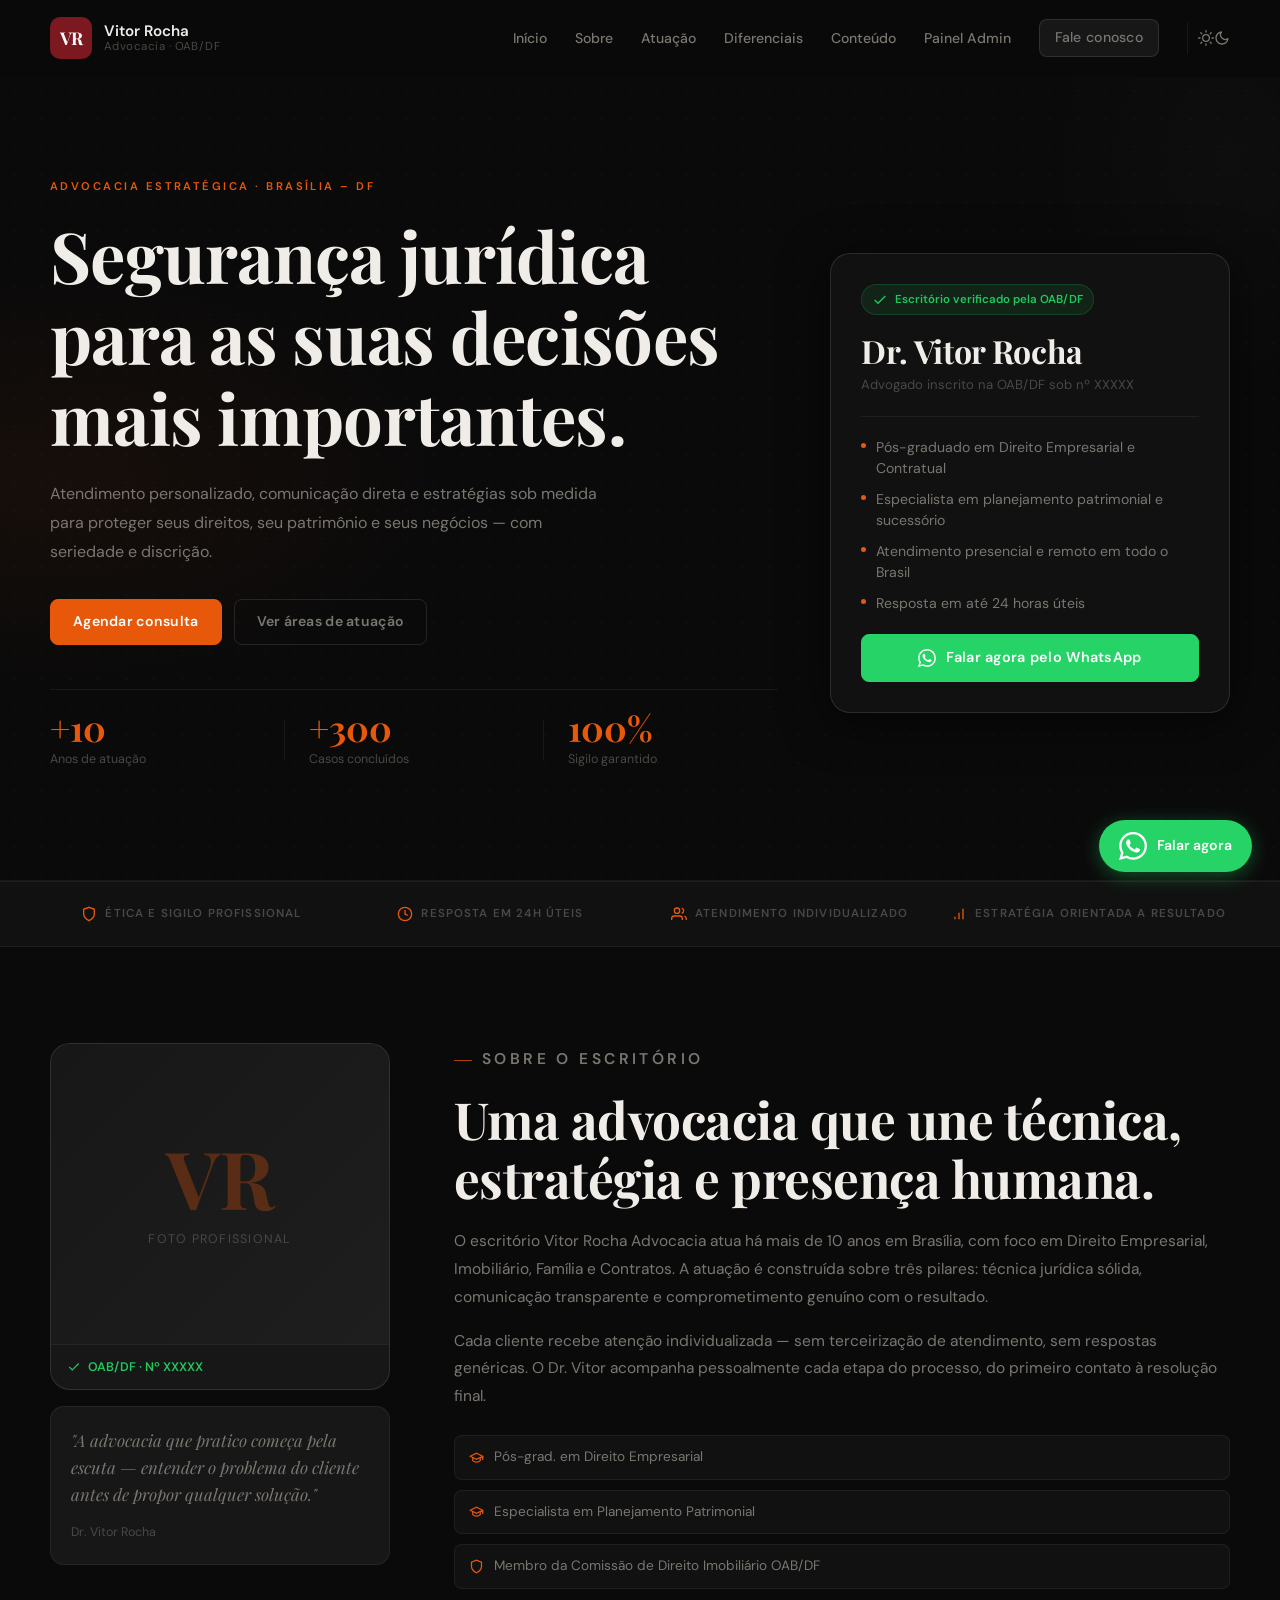
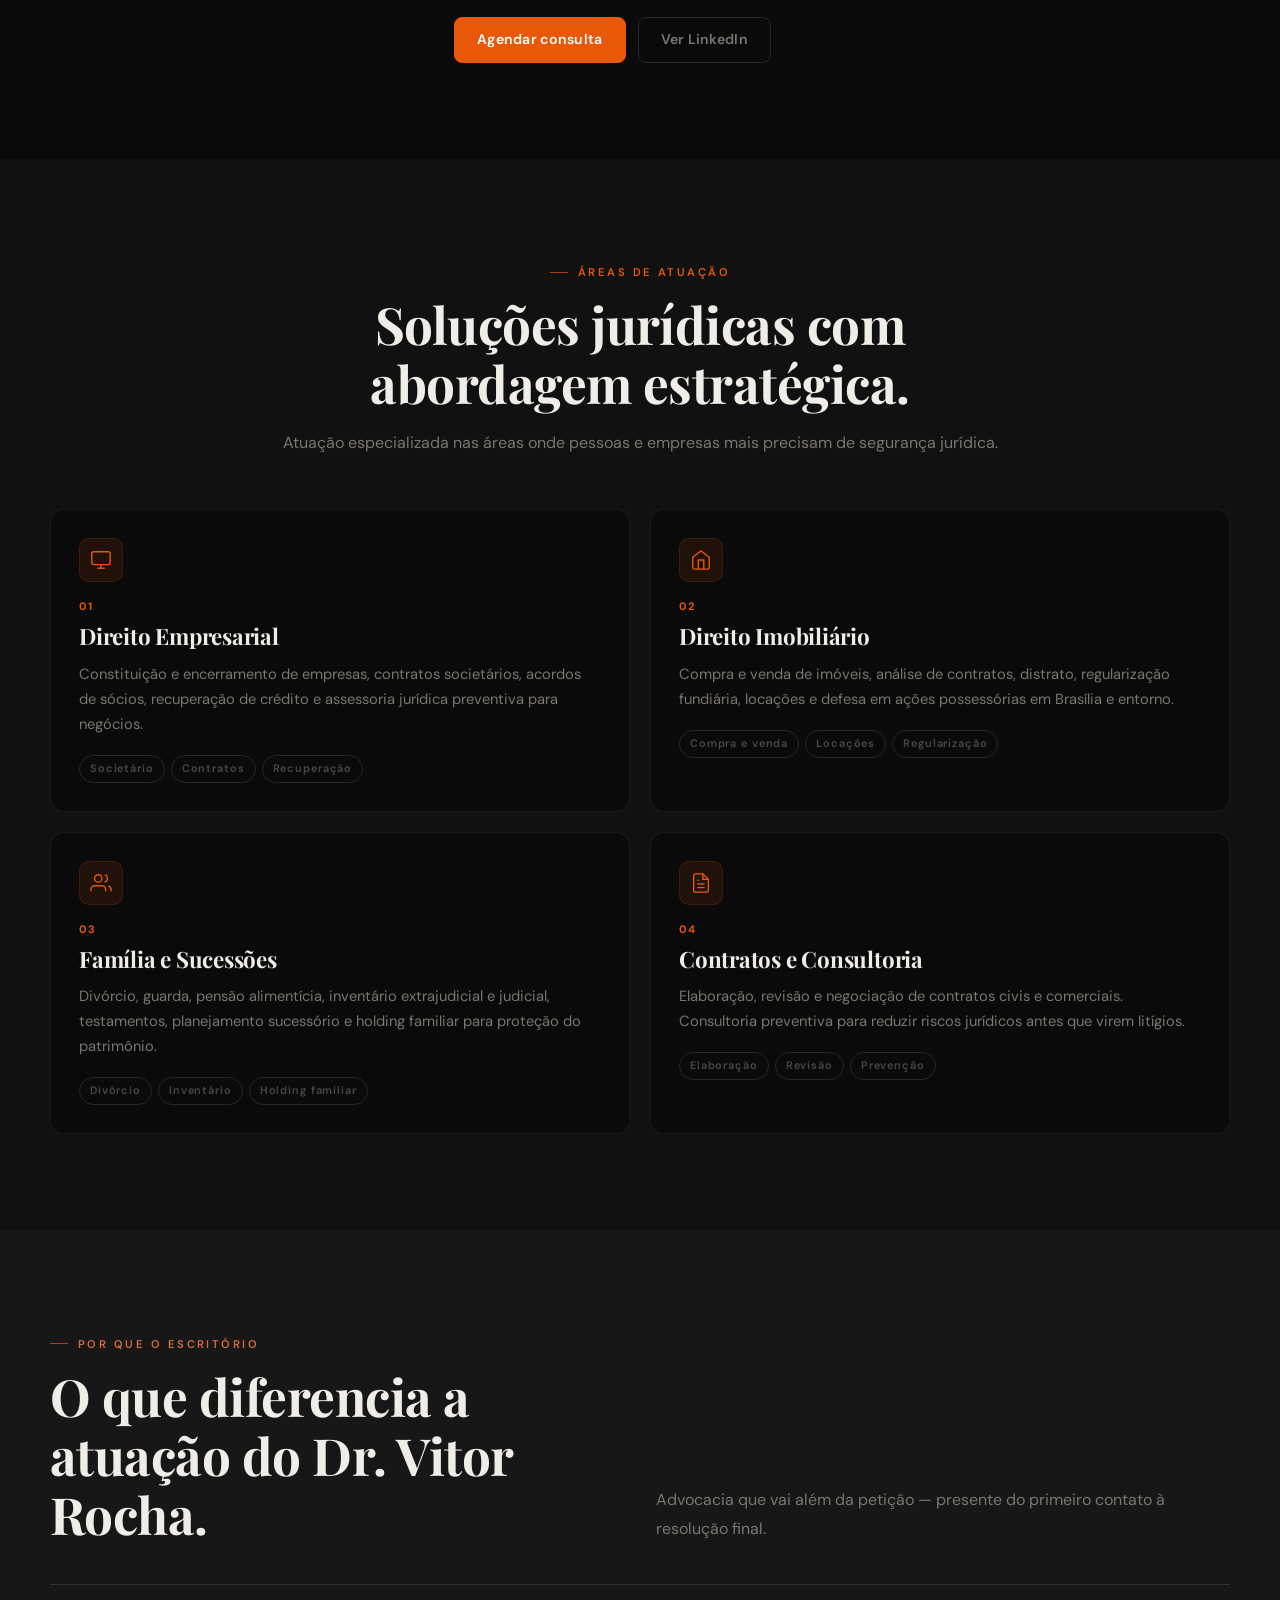
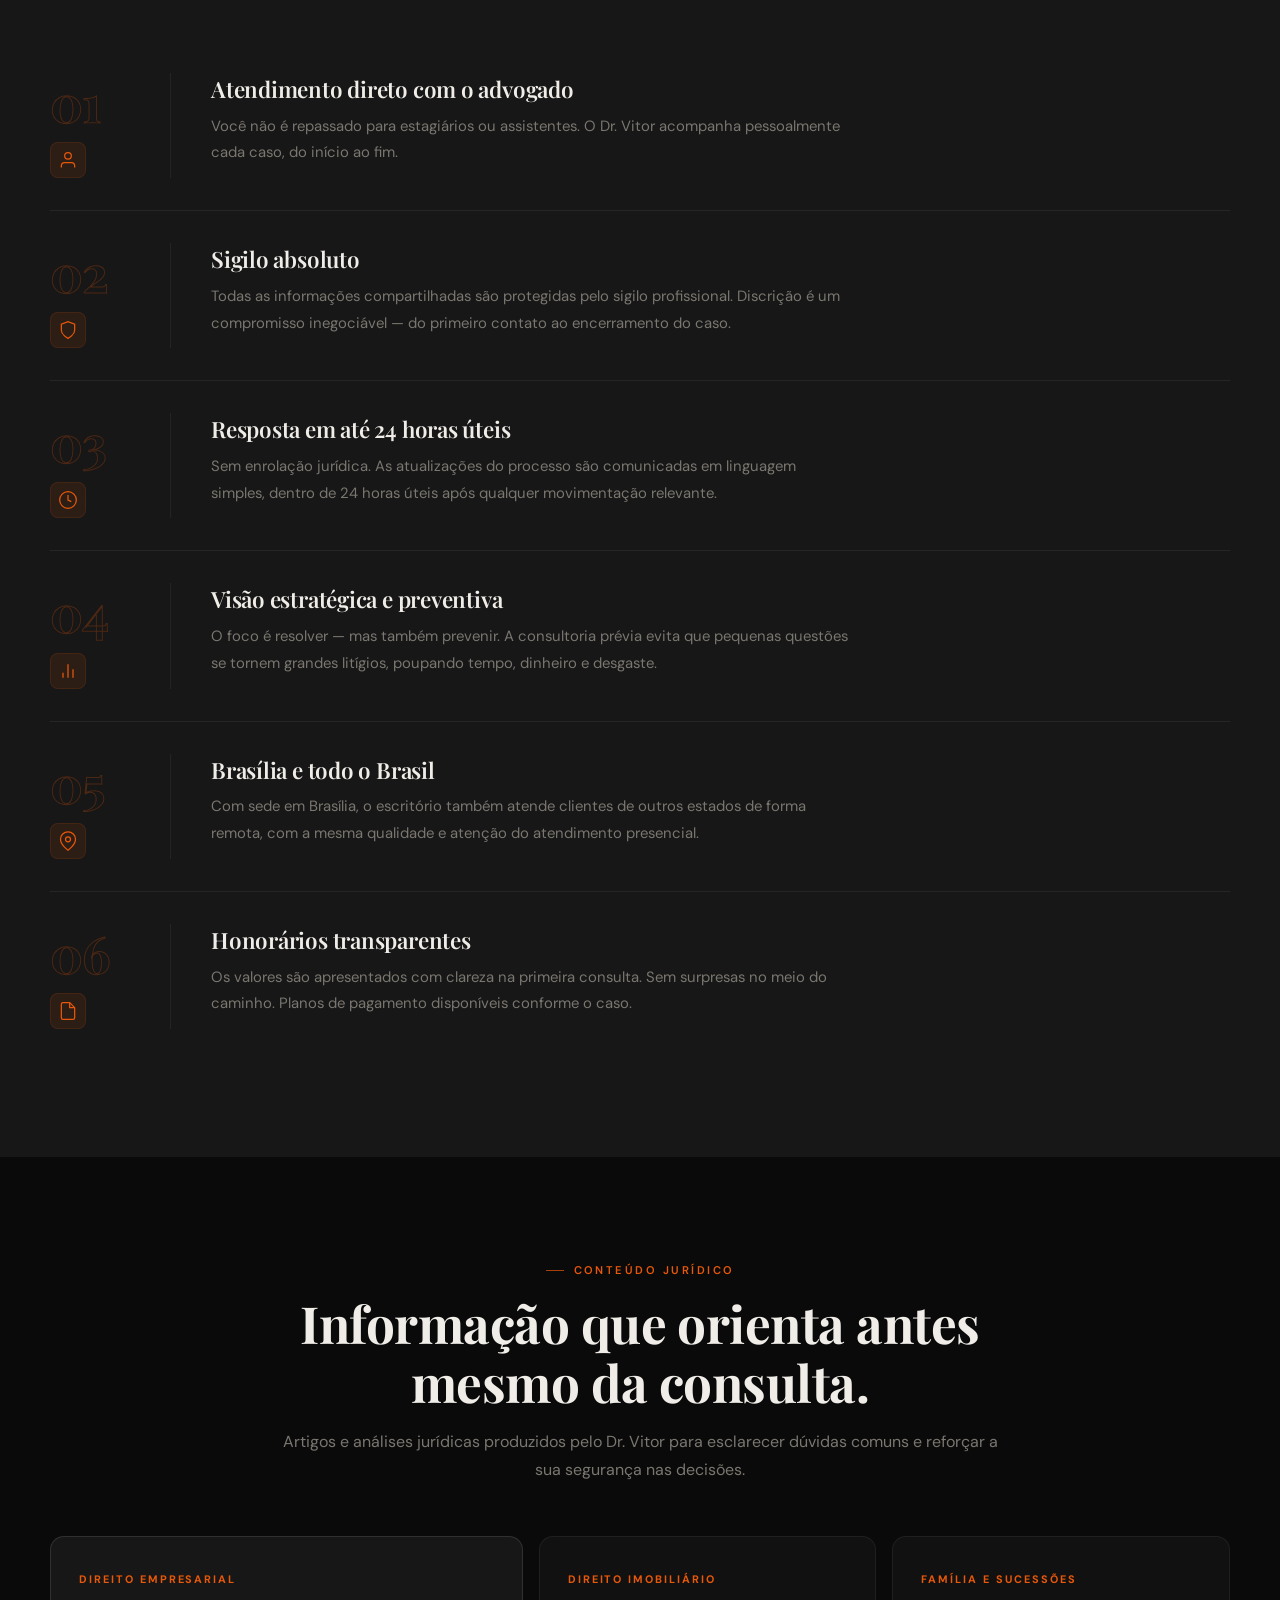
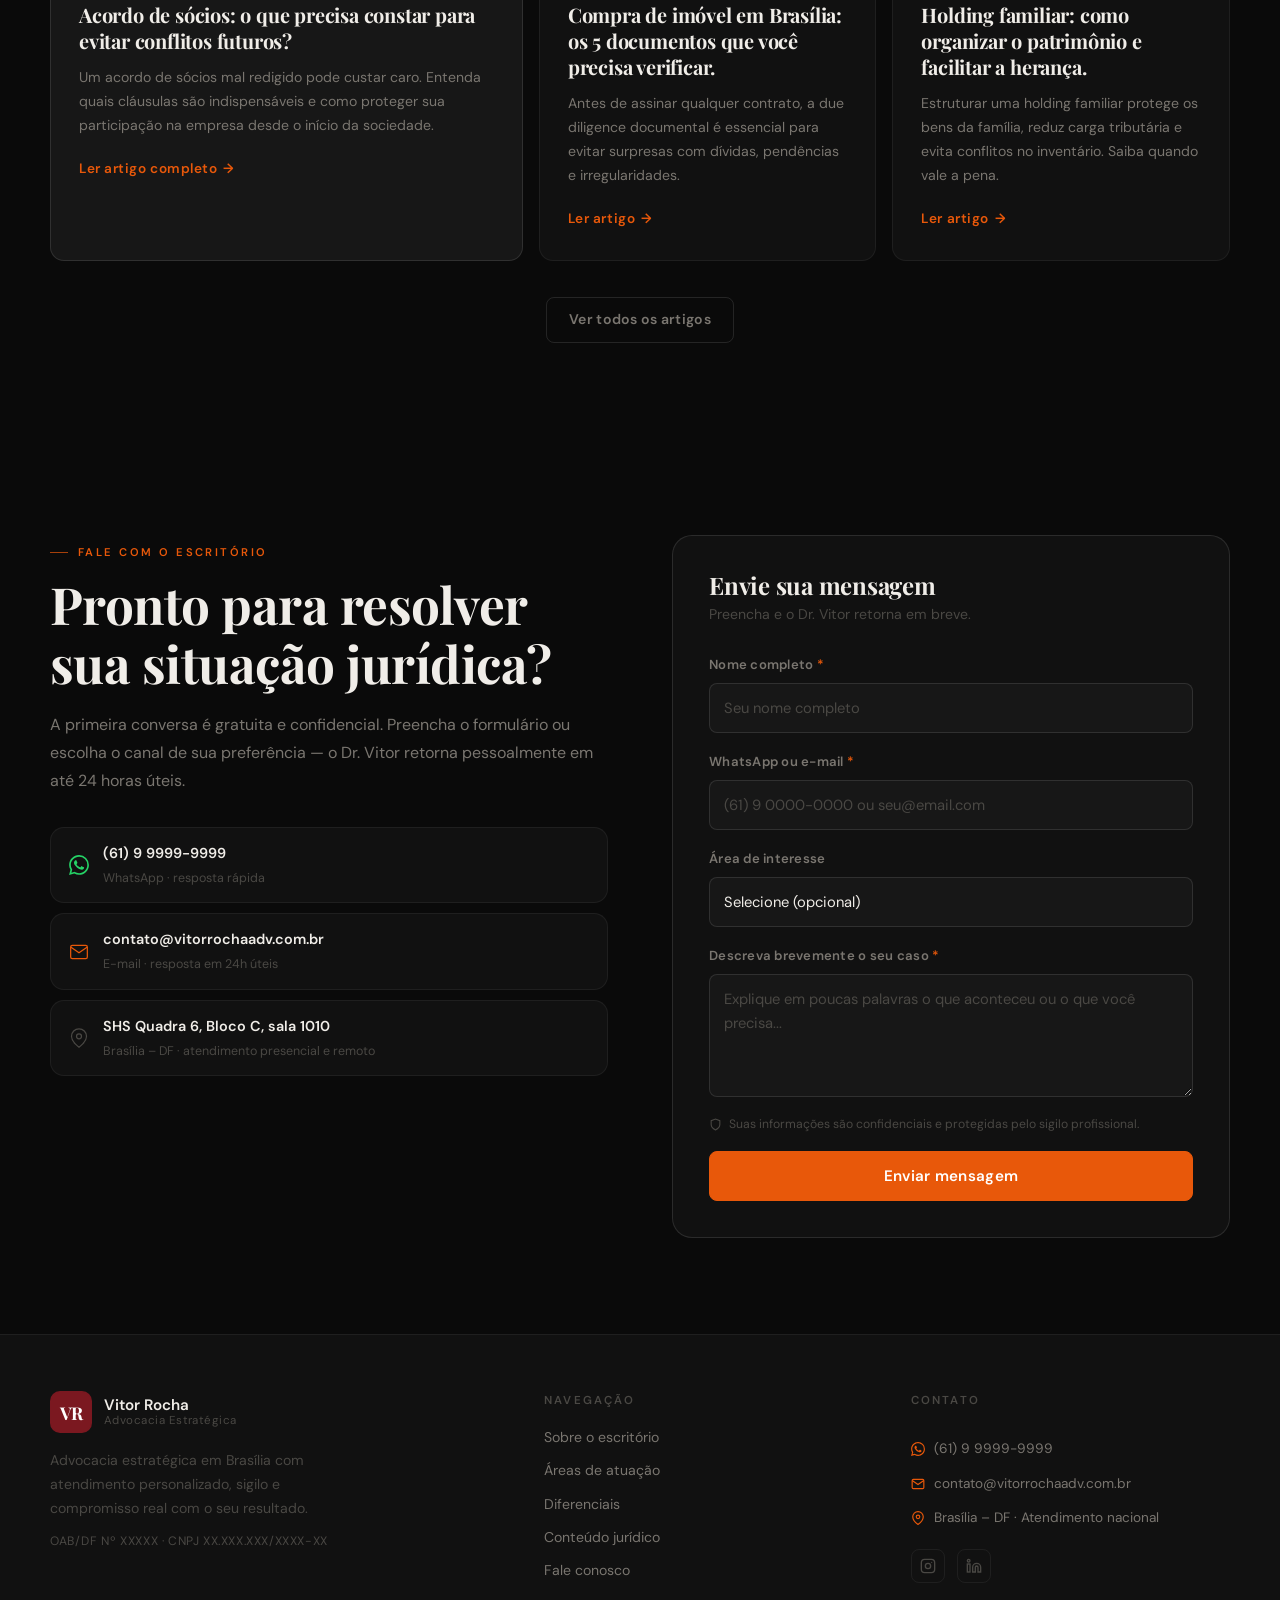
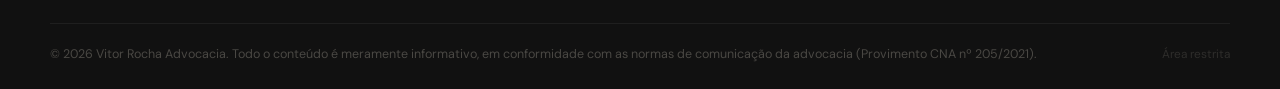
<file: Site/index.html>
<!DOCTYPE html>
<html lang="pt-BR">
<head>
  <meta charset="UTF-8">
  <meta name="viewport" content="width=device-width, initial-scale=1.0">
  <title>Vitor Rocha Advocacia | Brasília – DF</title>
  <meta name="description" content="Escritório de advocacia em Brasília com atuação em Direito Empresarial, Imobiliário, Família e Contratos. Atendimento personalizado, sigilo e estratégia jurídica sob medida.">
  <meta name="theme-color" content="#ffffff">
  <meta property="og:title" content="Vitor Rocha Advocacia | Brasília – DF">
  <meta property="og:description" content="Advocacia estratégica em Brasília. Direito Empresarial, Imobiliário, Família e Contratos. Consulta confidencial.">
  <meta property="og:type" content="website">
  <link rel="icon" href="data:image/svg+xml,<svg xmlns='http://www.w3.org/2000/svg' viewBox='0 0 100 100'><rect width='100' height='100' rx='16' fill='%237B1820'/><text y='.9em' font-size='60' x='50%' dominant-baseline='middle' text-anchor='middle' font-family='Georgia,serif' fill='%23ffffff'>VR</text></svg>">
  <link rel="preconnect" href="https://fonts.googleapis.com">
  <link rel="preconnect" href="https://fonts.gstatic.com" crossorigin>
  <link href="https://fonts.googleapis.com/css2?family=Playfair+Display:wght@500;600;700;800&family=DM+Sans:ital,wght@0,400;0,500;0,600;1,400&display=swap" rel="stylesheet">
  <link rel="stylesheet" href="css/style.css">
</head>
<body>
  <a class="skip-link" href="#conteudo">Pular para o conteúdo</a>

  <!-- HEADER -->
  <header class="site-header" id="main-header">
    <div class="container header-container">
      <a href="#home" class="brand" aria-label="Página inicial Vitor Rocha Advocacia">
        <span class="brand-monogram">VR</span>
        <span class="brand-text">
          <strong>Vitor Rocha</strong>
          <small>Advocacia · OAB/DF</small>
        </span>
      </a>
      <div class="header-actions">
        <button class="menu-toggle" id="menu-toggle" type="button" aria-label="Abrir menu" aria-expanded="false" aria-controls="nav-menu">
          <span></span><span></span><span></span>
        </button>
      </div>
      <nav class="site-nav" id="nav-menu" aria-label="Navegação principal">
        <ul>
         <li><a href="#home">Início</a></li>
  <li><a href="#sobre">Sobre</a></li>
  <li><a href="#atuacao">Atuação</a></li>
  <li><a href="#diferenciais">Diferenciais</a></li>
  <li><a href="noticias.html">Conteúdo</a></li>
  <li><a href="login.html">Painel Admin</a></li> 
  <li><a href="#contato" class="btn btn-sm btn-accent">Fale conosco</a></li>
          <li class="theme-item">
            <button id="theme-toggle" class="theme-toggle-btn" aria-label="Alternar tema">
              <svg class="icon-sun" xmlns="http://www.w3.org/2000/svg" width="18" height="18" viewBox="0 0 24 24" fill="none" stroke="currentColor" stroke-width="2" stroke-linecap="round" stroke-linejoin="round"><circle cx="12" cy="12" r="5"/><line x1="12" y1="1" x2="12" y2="3"/><line x1="12" y1="21" x2="12" y2="23"/><line x1="4.22" y1="4.22" x2="5.64" y2="5.64"/><line x1="18.36" y1="18.36" x2="19.78" y2="19.78"/><line x1="1" y1="12" x2="3" y2="12"/><line x1="21" y1="12" x2="23" y2="12"/><line x1="4.22" y1="19.78" x2="5.64" y2="18.36"/><line x1="18.36" y1="5.64" x2="19.78" y2="4.22"/></svg>
              <svg class="icon-moon" xmlns="http://www.w3.org/2000/svg" width="18" height="18" viewBox="0 0 24 24" fill="none" stroke="currentColor" stroke-width="2" stroke-linecap="round" stroke-linejoin="round"><path d="M21 12.79A9 9 0 1 1 11.21 3 7 7 0 0 0 21 12.79z"/></svg>
            </button>
          </li>
        </ul>
      </nav>
    </div>
  </header>

  <main id="conteudo">

    <!-- HERO -->
    <section class="hero" id="home">
      <div class="hero-grain"></div>
      <div class="container hero-grid">
        <div class="hero-copy reveal">
          <p class="eyebrow">Advocacia estratégica · Brasília – DF</p>
          <h1>Segurança jurídica para as suas decisões mais importantes.</h1>
          <p class="hero-text">Atendimento personalizado, comunicação direta e estratégias sob medida para proteger seus direitos, seu patrimônio e seus negócios — com seriedade e discrição.</p>
          <div class="hero-actions">
            <a href="#contato" class="btn btn-primary">Agendar consulta</a>
            <a href="#atuacao" class="btn btn-ghost">Ver áreas de atuação</a>
          </div>
          <div class="hero-stats">
            <div class="stat-item">
              <span class="stat-num">+10</span>
              <span class="stat-label">Anos de atuação</span>
            </div>
            <div class="stat-divider"></div>
            <div class="stat-item">
              <span class="stat-num">+300</span>
              <span class="stat-label">Casos concluídos</span>
            </div>
            <div class="stat-divider"></div>
            <div class="stat-item">
              <span class="stat-num">100%</span>
              <span class="stat-label">Sigilo garantido</span>
            </div>
          </div>
        </div>

        <aside class="hero-card reveal" aria-label="Credenciais do escritório">
          <div class="hero-card-badge">
            <svg width="16" height="16" viewBox="0 0 24 24" fill="none" stroke="currentColor" stroke-width="2"><polyline points="20 6 9 17 4 12"/></svg>
            Escritório verificado pela OAB/DF
          </div>
          <h2>Dr. Vitor Rocha</h2>
          <p class="hero-card-sub">Advogado inscrito na OAB/DF sob nº XXXXX</p>
          <div class="hero-card-divider"></div>
          <ul class="hero-card-list">
            <li>
              <span class="list-dot"></span>
              Pós-graduado em Direito Empresarial e Contratual
            </li>
            <li>
              <span class="list-dot"></span>
              Especialista em planejamento patrimonial e sucessório
            </li>
            <li>
              <span class="list-dot"></span>
              Atendimento presencial e remoto em todo o Brasil
            </li>
            <li>
              <span class="list-dot"></span>
              Resposta em até 24 horas úteis
            </li>
          </ul>
          <a href="https://wa.me/5561999999999?text=Olá%2C%20gostaria%20de%20agendar%20uma%20consulta." target="_blank" rel="noopener" class="btn btn-whatsapp-card">
            <svg width="18" height="18" viewBox="0 0 24 24" fill="currentColor"><path d="M17.472 14.382c-.297-.149-1.758-.867-2.03-.967-.273-.099-.471-.148-.67.15-.197.297-.767.966-.94 1.164-.173.199-.347.223-.644.075-.297-.15-1.255-.463-2.39-1.475-.883-.788-1.48-1.761-1.653-2.059-.173-.297-.018-.458.13-.606.134-.133.298-.347.446-.52.149-.174.198-.298.298-.497.099-.198.05-.371-.025-.52-.075-.149-.669-1.612-.916-2.207-.242-.579-.487-.5-.669-.51-.173-.008-.371-.01-.57-.01-.198 0-.52.074-.792.372-.272.297-1.04 1.016-1.04 2.479 0 1.462 1.065 2.875 1.213 3.074.149.198 2.096 3.2 5.077 4.487.709.306 1.262.489 1.694.625.712.227 1.36.195 1.871.118.571-.085 1.758-.719 2.006-1.413.248-.694.248-1.289.173-1.413-.074-.124-.272-.198-.57-.347m-5.421 7.403h-.004a9.87 9.87 0 01-5.031-1.378l-.361-.214-3.741.982.998-3.648-.235-.374a9.86 9.86 0 01-1.51-5.26c.001-5.45 4.436-9.884 9.888-9.884 2.64 0 5.122 1.03 6.988 2.898a9.825 9.825 0 012.893 6.994c-.003 5.45-4.437 9.884-9.885 9.884m8.413-18.297A11.815 11.815 0 0012.05 0C5.495 0 .16 5.335.157 11.892c0 2.096.547 4.142 1.588 5.945L.057 24l6.305-1.654a11.882 11.882 0 005.683 1.448h.005c6.554 0 11.89-5.335 11.893-11.893a11.821 11.821 0 00-3.48-8.413z"/></svg>
            Falar agora pelo WhatsApp
          </a>
        </aside>
      </div>
    </section>

    <!-- TRUST BAR -->
    <div class="trust-bar" aria-label="Pilares do escritório">
      <div class="container trust-grid">
        <div class="trust-item">
          <svg width="16" height="16" viewBox="0 0 24 24" fill="none" stroke="currentColor" stroke-width="2"><path d="M12 22s8-4 8-10V5l-8-3-8 3v7c0 6 8 10 8 10z"/></svg>
          Ética e sigilo profissional
        </div>
        <div class="trust-item">
          <svg width="16" height="16" viewBox="0 0 24 24" fill="none" stroke="currentColor" stroke-width="2"><circle cx="12" cy="12" r="10"/><polyline points="12 6 12 12 16 14"/></svg>
          Resposta em 24h úteis
        </div>
        <div class="trust-item">
          <svg width="16" height="16" viewBox="0 0 24 24" fill="none" stroke="currentColor" stroke-width="2"><path d="M17 21v-2a4 4 0 0 0-4-4H5a4 4 0 0 0-4 4v2"/><circle cx="9" cy="7" r="4"/><path d="M23 21v-2a4 4 0 0 0-3-3.87"/><path d="M16 3.13a4 4 0 0 1 0 7.75"/></svg>
          Atendimento individualizado
        </div>
        <div class="trust-item">
          <svg width="16" height="16" viewBox="0 0 24 24" fill="none" stroke="currentColor" stroke-width="2"><line x1="12" y1="20" x2="12" y2="10"/><line x1="18" y1="20" x2="18" y2="4"/><line x1="6" y1="20" x2="6" y2="16"/></svg>
          Estratégia orientada a resultado
        </div>
      </div>
    </div>

    <!-- SOBRE -->
    <section class="section" id="sobre">
      <div class="container about-grid">
        <div class="about-visual reveal">
          <div class="about-photo-card">
            <div class="photo-placeholder">
              <span class="photo-monogram">VR</span>
              <p class="photo-hint">Foto profissional</p>
            </div>
            <div class="photo-credential">
              <svg width="14" height="14" viewBox="0 0 24 24" fill="none" stroke="currentColor" stroke-width="2"><polyline points="20 6 9 17 4 12"/></svg>
              OAB/DF · Nº XXXXX
            </div>
          </div>
          <div class="about-quote">
            <p>"A advocacia que pratico começa pela escuta — entender o problema do cliente antes de propor qualquer solução."</p>
            <cite>Dr. Vitor Rocha</cite>
          </div>
        </div>

        <div class="about-content reveal">
          <p class="section-tag">Sobre o escritório</p>
          <h2 class="section-title text-left">Uma advocacia que une técnica, estratégia e presença humana.</h2>
          <p>O escritório Vitor Rocha Advocacia atua há mais de 10 anos em Brasília, com foco em Direito Empresarial, Imobiliário, Família e Contratos. A atuação é construída sobre três pilares: técnica jurídica sólida, comunicação transparente e comprometimento genuíno com o resultado.</p>
          <p>Cada cliente recebe atenção individualizada — sem terceirização de atendimento, sem respostas genéricas. O Dr. Vitor acompanha pessoalmente cada etapa do processo, do primeiro contato à resolução final.</p>

          <div class="about-badges">
            <div class="about-badge-item">
              <svg width="15" height="15" viewBox="0 0 24 24" fill="none" stroke="currentColor" stroke-width="2"><path d="M22 10v6M2 10l10-5 10 5-10 5z"/><path d="M6 12v5c3 3 9 3 12 0v-5"/></svg>
              Pós-grad. em Direito Empresarial
            </div>
            <div class="about-badge-item">
              <svg width="15" height="15" viewBox="0 0 24 24" fill="none" stroke="currentColor" stroke-width="2"><path d="M22 10v6M2 10l10-5 10 5-10 5z"/><path d="M6 12v5c3 3 9 3 12 0v-5"/></svg>
              Especialista em Planejamento Patrimonial
            </div>
            <div class="about-badge-item">
              <svg width="15" height="15" viewBox="0 0 24 24" fill="none" stroke="currentColor" stroke-width="2"><path d="M12 22s8-4 8-10V5l-8-3-8 3v7c0 6 8 10 8 10z"/></svg>
              Membro da Comissão de Direito Imobiliário OAB/DF
            </div>
          </div>

          <div class="about-actions">
            <a href="#contato" class="btn btn-primary">Agendar consulta</a>
            <a href="https://www.linkedin.com/in/vitorrocha" target="_blank" rel="noopener" class="btn btn-ghost">Ver LinkedIn</a>
          </div>
        </div>
      </div>
    </section>

    <!-- ATUAÇÃO -->
    <section class="section section-tinted" id="atuacao">
      <div class="container">
        <div class="section-heading reveal">
          <p class="section-tag">Áreas de atuação</p>
          <h2 class="section-title">Soluções jurídicas com abordagem estratégica.</h2>
          <p class="section-subtitle">Atuação especializada nas áreas onde pessoas e empresas mais precisam de segurança jurídica.</p>
        </div>

        <div class="cards-grid">
          <article class="area-card reveal">
            <div class="area-icon">
              <svg width="22" height="22" viewBox="0 0 24 24" fill="none" stroke="currentColor" stroke-width="1.5"><rect x="2" y="3" width="20" height="14" rx="2"/><line x1="8" y1="21" x2="16" y2="21"/><line x1="12" y1="17" x2="12" y2="21"/></svg>
            </div>
            <span class="area-num">01</span>
            <h3>Direito Empresarial</h3>
            <p>Constituição e encerramento de empresas, contratos societários, acordos de sócios, recuperação de crédito e assessoria jurídica preventiva para negócios.</p>
            <div class="area-tags">
              <span>Societário</span>
              <span>Contratos</span>
              <span>Recuperação</span>
            </div>
          </article>

          <article class="area-card reveal">
            <div class="area-icon">
              <svg width="22" height="22" viewBox="0 0 24 24" fill="none" stroke="currentColor" stroke-width="1.5"><path d="M3 9l9-7 9 7v11a2 2 0 01-2 2H5a2 2 0 01-2-2z"/><polyline points="9 22 9 12 15 12 15 22"/></svg>
            </div>
            <span class="area-num">02</span>
            <h3>Direito Imobiliário</h3>
            <p>Compra e venda de imóveis, análise de contratos, distrato, regularização fundiária, locações e defesa em ações possessórias em Brasília e entorno.</p>
            <div class="area-tags">
              <span>Compra e venda</span>
              <span>Locações</span>
              <span>Regularização</span>
            </div>
          </article>

          <article class="area-card reveal">
            <div class="area-icon">
              <svg width="22" height="22" viewBox="0 0 24 24" fill="none" stroke="currentColor" stroke-width="1.5"><path d="M17 21v-2a4 4 0 00-4-4H5a4 4 0 00-4 4v2"/><circle cx="9" cy="7" r="4"/><path d="M23 21v-2a4 4 0 00-3-3.87"/><path d="M16 3.13a4 4 0 010 7.75"/></svg>
            </div>
            <span class="area-num">03</span>
            <h3>Família e Sucessões</h3>
            <p>Divórcio, guarda, pensão alimentícia, inventário extrajudicial e judicial, testamentos, planejamento sucessório e holding familiar para proteção do patrimônio.</p>
            <div class="area-tags">
              <span>Divórcio</span>
              <span>Inventário</span>
              <span>Holding familiar</span>
            </div>
          </article>

          <article class="area-card reveal">
            <div class="area-icon">
              <svg width="22" height="22" viewBox="0 0 24 24" fill="none" stroke="currentColor" stroke-width="1.5"><path d="M14 2H6a2 2 0 00-2 2v16a2 2 0 002 2h12a2 2 0 002-2V8z"/><polyline points="14 2 14 8 20 8"/><line x1="16" y1="13" x2="8" y2="13"/><line x1="16" y1="17" x2="8" y2="17"/><polyline points="10 9 9 9 8 9"/></svg>
            </div>
            <span class="area-num">04</span>
            <h3>Contratos e Consultoria</h3>
            <p>Elaboração, revisão e negociação de contratos civis e comerciais. Consultoria preventiva para reduzir riscos jurídicos antes que virem litígios.</p>
            <div class="area-tags">
              <span>Elaboração</span>
              <span>Revisão</span>
              <span>Prevenção</span>
            </div>
          </article>
        </div>
      </div>
    </section>

    <!-- DIFERENCIAIS -->
    <section class="section section-dark" id="diferenciais">
      <div class="container">
        <div class="diff-header reveal">
          <div class="diff-header-text">
            <p class="section-tag section-tag-light">Por que o escritório</p>
            <h2 class="section-title text-light">O que diferencia a atuação do Dr. Vitor Rocha.</h2>
          </div>
          <p class="diff-header-sub">Advocacia que vai além da petição — presente do primeiro contato à resolução final.</p>
        </div>

        <div class="diff-list">
          <div class="diff-row reveal">
            <div class="diff-row-left">
              <span class="diff-num">01</span>
              <div class="diff-row-icon">
                <svg width="20" height="20" viewBox="0 0 24 24" fill="none" stroke="currentColor" stroke-width="1.5"><path d="M20 21v-2a4 4 0 00-4-4H8a4 4 0 00-4 4v2"/><circle cx="12" cy="7" r="4"/></svg>
              </div>
            </div>
            <div class="diff-row-content">
              <h3>Atendimento direto com o advogado</h3>
              <p>Você não é repassado para estagiários ou assistentes. O Dr. Vitor acompanha pessoalmente cada caso, do início ao fim.</p>
            </div>
          </div>

          <div class="diff-row reveal">
            <div class="diff-row-left">
              <span class="diff-num">02</span>
              <div class="diff-row-icon">
                <svg width="20" height="20" viewBox="0 0 24 24" fill="none" stroke="currentColor" stroke-width="1.5"><path d="M12 22s8-4 8-10V5l-8-3-8 3v7c0 6 8 10 8 10z"/></svg>
              </div>
            </div>
            <div class="diff-row-content">
              <h3>Sigilo absoluto</h3>
              <p>Todas as informações compartilhadas são protegidas pelo sigilo profissional. Discrição é um compromisso inegociável — do primeiro contato ao encerramento do caso.</p>
            </div>
          </div>

          <div class="diff-row reveal">
            <div class="diff-row-left">
              <span class="diff-num">03</span>
              <div class="diff-row-icon">
                <svg width="20" height="20" viewBox="0 0 24 24" fill="none" stroke="currentColor" stroke-width="1.5"><circle cx="12" cy="12" r="10"/><polyline points="12 6 12 12 16 14"/></svg>
              </div>
            </div>
            <div class="diff-row-content">
              <h3>Resposta em até 24 horas úteis</h3>
              <p>Sem enrolação jurídica. As atualizações do processo são comunicadas em linguagem simples, dentro de 24 horas úteis após qualquer movimentação relevante.</p>
            </div>
          </div>

          <div class="diff-row reveal">
            <div class="diff-row-left">
              <span class="diff-num">04</span>
              <div class="diff-row-icon">
                <svg width="20" height="20" viewBox="0 0 24 24" fill="none" stroke="currentColor" stroke-width="1.5"><line x1="18" y1="20" x2="18" y2="10"/><line x1="12" y1="20" x2="12" y2="4"/><line x1="6" y1="20" x2="6" y2="14"/></svg>
              </div>
            </div>
            <div class="diff-row-content">
              <h3>Visão estratégica e preventiva</h3>
              <p>O foco é resolver — mas também prevenir. A consultoria prévia evita que pequenas questões se tornem grandes litígios, poupando tempo, dinheiro e desgaste.</p>
            </div>
          </div>

          <div class="diff-row reveal">
            <div class="diff-row-left">
              <span class="diff-num">05</span>
              <div class="diff-row-icon">
                <svg width="20" height="20" viewBox="0 0 24 24" fill="none" stroke="currentColor" stroke-width="1.5"><path d="M21 10c0 7-9 13-9 13s-9-6-9-13a9 9 0 0118 0z"/><circle cx="12" cy="10" r="3"/></svg>
              </div>
            </div>
            <div class="diff-row-content">
              <h3>Brasília e todo o Brasil</h3>
              <p>Com sede em Brasília, o escritório também atende clientes de outros estados de forma remota, com a mesma qualidade e atenção do atendimento presencial.</p>
            </div>
          </div>

          <div class="diff-row reveal">
            <div class="diff-row-left">
              <span class="diff-num">06</span>
              <div class="diff-row-icon">
                <svg width="20" height="20" viewBox="0 0 24 24" fill="none" stroke="currentColor" stroke-width="1.5"><path d="M14 2H6a2 2 0 00-2 2v16a2 2 0 002 2h12a2 2 0 002-2V8z"/><polyline points="14 2 14 8 20 8"/></svg>
              </div>
            </div>
            <div class="diff-row-content">
              <h3>Honorários transparentes</h3>
              <p>Os valores são apresentados com clareza na primeira consulta. Sem surpresas no meio do caminho. Planos de pagamento disponíveis conforme o caso.</p>
            </div>
          </div>
        </div>
      </div>
    </section>

    <!-- CONTEÚDO PREVIEW -->
    <section class="section" id="conteudos">
      <div class="container">
        <div class="section-heading reveal">
          <p class="section-tag">Conteúdo jurídico</p>
          <h2 class="section-title">Informação que orienta antes mesmo da consulta.</h2>
          <p class="section-subtitle">Artigos e análises jurídicas produzidos pelo Dr. Vitor para esclarecer dúvidas comuns e reforçar a sua segurança nas decisões.</p>
        </div>
        <div class="news-preview-grid">
          <article class="news-prev-card news-prev-featured reveal">
            <span class="news-cat">Direito Empresarial</span>
            <h3>Acordo de sócios: o que precisa constar para evitar conflitos futuros?</h3>
            <p>Um acordo de sócios mal redigido pode custar caro. Entenda quais cláusulas são indispensáveis e como proteger sua participação na empresa desde o início da sociedade.</p>
            <a href="noticias.html" class="card-link">Ler artigo completo <span aria-hidden="true">→</span></a>
          </article>
          <article class="news-prev-card reveal">
            <span class="news-cat">Direito Imobiliário</span>
            <h3>Compra de imóvel em Brasília: os 5 documentos que você precisa verificar.</h3>
            <p>Antes de assinar qualquer contrato, a due diligence documental é essencial para evitar surpresas com dívidas, pendências e irregularidades.</p>
            <a href="noticias.html" class="card-link">Ler artigo <span aria-hidden="true">→</span></a>
          </article>
          <article class="news-prev-card reveal">
            <span class="news-cat">Família e Sucessões</span>
            <h3>Holding familiar: como organizar o patrimônio e facilitar a herança.</h3>
            <p>Estruturar uma holding familiar protege os bens da família, reduz carga tributária e evita conflitos no inventário. Saiba quando vale a pena.</p>
            <a href="noticias.html" class="card-link">Ler artigo <span aria-hidden="true">→</span></a>
          </article>
        </div>
        <div class="section-cta reveal">
          <a href="noticias.html" class="btn btn-ghost">Ver todos os artigos</a>
        </div>
      </div>
    </section>

    <!-- CONTATO -->
    <section class="section" id="contato">
      <div class="container contact-layout">
        <div class="contact-info reveal">
          <p class="section-tag">Fale com o escritório</p>
          <h2 class="section-title text-left">Pronto para resolver sua situação jurídica?</h2>
          <p style="color:var(--text-soft);line-height:1.75;margin-bottom:2rem;">A primeira conversa é gratuita e confidencial. Preencha o formulário ou escolha o canal de sua preferência — o Dr. Vitor retorna pessoalmente em até 24 horas úteis.</p>

          <div class="contact-channels">
            <a href="https://wa.me/5561999999999?text=Olá%2C%20gostaria%20de%20agendar%20uma%20consulta." target="_blank" rel="noopener" class="channel-item channel-whatsapp">
              <svg width="20" height="20" viewBox="0 0 24 24" fill="currentColor"><path d="M17.472 14.382c-.297-.149-1.758-.867-2.03-.967-.273-.099-.471-.148-.67.15-.197.297-.767.966-.94 1.164-.173.199-.347.223-.644.075-.297-.15-1.255-.463-2.39-1.475-.883-.788-1.48-1.761-1.653-2.059-.173-.297-.018-.458.13-.606.134-.133.298-.347.446-.52.149-.174.198-.298.298-.497.099-.198.05-.371-.025-.52-.075-.149-.669-1.612-.916-2.207-.242-.579-.487-.5-.669-.51-.173-.008-.371-.01-.57-.01-.198 0-.52.074-.792.372-.272.297-1.04 1.016-1.04 2.479 0 1.462 1.065 2.875 1.213 3.074.149.198 2.096 3.2 5.077 4.487.709.306 1.262.489 1.694.625.712.227 1.36.195 1.871.118.571-.085 1.758-.719 2.006-1.413.248-.694.248-1.289.173-1.413-.074-.124-.272-.198-.57-.347m-5.421 7.403h-.004a9.87 9.87 0 01-5.031-1.378l-.361-.214-3.741.982.998-3.648-.235-.374a9.86 9.86 0 01-1.51-5.26c.001-5.45 4.436-9.884 9.888-9.884 2.64 0 5.122 1.03 6.988 2.898a9.825 9.825 0 012.893 6.994c-.003 5.45-4.437 9.884-9.885 9.884m8.413-18.297A11.815 11.815 0 0012.05 0C5.495 0 .16 5.335.157 11.892c0 2.096.547 4.142 1.588 5.945L.057 24l6.305-1.654a11.882 11.882 0 005.683 1.448h.005c6.554 0 11.89-5.335 11.893-11.893a11.821 11.821 0 00-3.48-8.413z"/></svg>
              <div>
                <strong>(61) 9 9999-9999</strong>
                <span>WhatsApp · resposta rápida</span>
              </div>
            </a>
            <a href="mailto:contato@vitorrochaadv.com.br" class="channel-item channel-email">
              <svg width="20" height="20" viewBox="0 0 24 24" fill="none" stroke="currentColor" stroke-width="1.5"><path d="M4 4h16c1.1 0 2 .9 2 2v12c0 1.1-.9 2-2 2H4c-1.1 0-2-.9-2-2V6c0-1.1.9-2 2-2z"/><polyline points="22,6 12,13 2,6"/></svg>
              <div>
                <strong>contato@vitorrochaadv.com.br</strong>
                <span>E-mail · resposta em 24h úteis</span>
              </div>
            </a>
            <div class="channel-item channel-address">
              <svg width="20" height="20" viewBox="0 0 24 24" fill="none" stroke="currentColor" stroke-width="1.5"><path d="M21 10c0 7-9 13-9 13s-9-6-9-13a9 9 0 0118 0z"/><circle cx="12" cy="10" r="3"/></svg>
              <div>
                <strong>SHS Quadra 6, Bloco C, sala 1010</strong>
                <span>Brasília – DF · atendimento presencial e remoto</span>
              </div>
            </div>
          </div>
        </div>

        <div class="contact-form-wrap reveal">
          <form id="lead-form" class="contact-form" novalidate>
            <h3 class="form-title">Envie sua mensagem</h3>
            <p class="form-subtitle">Preencha e o Dr. Vitor retorna em breve.</p>

            <div class="form-group">
              <label for="client-name">Nome completo <span class="required">*</span></label>
              <input type="text" id="client-name" name="client-name" placeholder="Seu nome completo" required autocomplete="name">
              <span class="field-error" id="error-name">Por favor, informe seu nome.</span>
            </div>

            <div class="form-group">
              <label for="client-contact">WhatsApp ou e-mail <span class="required">*</span></label>
              <input type="text" id="client-contact" name="client-contact" placeholder="(61) 9 0000-0000 ou seu@email.com" required>
              <span class="field-error" id="error-contact">Por favor, informe um contato.</span>
            </div>

            <div class="form-group">
              <label for="client-area">Área de interesse</label>
              <select id="client-area" name="client-area">
                <option value="">Selecione (opcional)</option>
                <option value="empresarial">Direito Empresarial</option>
                <option value="imobiliario">Direito Imobiliário</option>
                <option value="familia">Família e Sucessões</option>
                <option value="contratos">Contratos e Consultoria</option>
                <option value="outro">Outro assunto</option>
              </select>
            </div>

            <div class="form-group">
              <label for="client-reason">Descreva brevemente o seu caso <span class="required">*</span></label>
              <textarea id="client-reason" name="client-reason" rows="4" placeholder="Explique em poucas palavras o que aconteceu ou o que você precisa..." required></textarea>
              <span class="field-error" id="error-reason">Por favor, descreva brevemente o caso.</span>
            </div>

            <p class="form-privacy">
              <svg width="13" height="13" viewBox="0 0 24 24" fill="none" stroke="currentColor" stroke-width="2"><path d="M12 22s8-4 8-10V5l-8-3-8 3v7c0 6 8 10 8 10z"/></svg>
              Suas informações são confidenciais e protegidas pelo sigilo profissional.
            </p>

            <button type="submit" class="btn btn-primary btn-submit" id="submit-btn">
              <span class="btn-text">Enviar mensagem</span>
              <span class="btn-loading" aria-hidden="true">Enviando…</span>
            </button>

            <!-- Estado de sucesso -->
            <div class="form-success" id="form-success" role="alert" aria-live="polite">
              <svg width="24" height="24" viewBox="0 0 24 24" fill="none" stroke="currentColor" stroke-width="2"><polyline points="20 6 9 17 4 12"/></svg>
              <div>
                <strong>Mensagem enviada!</strong>
                <p>O Dr. Vitor retornará o seu contato em breve. Verifique também seu WhatsApp ou e-mail.</p>
              </div>
            </div>
          </form>
        </div>
      </div>
    </section>

  </main>

  <!-- FOOTER -->
  <footer class="site-footer">
    <div class="container footer-top">
      <div class="footer-brand-col">
        <a href="#home" class="brand">
          <span class="brand-monogram">VR</span>
          <span class="brand-text">
            <strong>Vitor Rocha</strong>
            <small>Advocacia Estratégica</small>
          </span>
        </a>
        <p class="footer-tagline">Advocacia estratégica em Brasília com atendimento personalizado, sigilo e compromisso real com o seu resultado.</p>
        <p class="footer-oab">OAB/DF Nº XXXXX · CNPJ XX.XXX.XXX/XXXX-XX</p>
      </div>

      <div class="footer-links-col">
        <p class="footer-col-title">Navegação</p>
        <nav aria-label="Links do rodapé">
          <a href="#sobre">Sobre o escritório</a>
          <a href="#atuacao">Áreas de atuação</a>
          <a href="#diferenciais">Diferenciais</a>
          <a href="noticias.html">Conteúdo jurídico</a>
          <a href="#contato">Fale conosco</a>
        </nav>
      </div>

      <div class="footer-contact-col">
        <p class="footer-col-title">Contato</p>
        <a href="https://wa.me/5561999999999" target="_blank" rel="noopener" class="footer-contact-item">
          <svg width="14" height="14" viewBox="0 0 24 24" fill="currentColor"><path d="M17.472 14.382c-.297-.149-1.758-.867-2.03-.967-.273-.099-.471-.148-.67.15-.197.297-.767.966-.94 1.164-.173.199-.347.223-.644.075-.297-.15-1.255-.463-2.39-1.475-.883-.788-1.48-1.761-1.653-2.059-.173-.297-.018-.458.13-.606.134-.133.298-.347.446-.52.149-.174.198-.298.298-.497.099-.198.05-.371-.025-.52-.075-.149-.669-1.612-.916-2.207-.242-.579-.487-.5-.669-.51-.173-.008-.371-.01-.57-.01-.198 0-.52.074-.792.372-.272.297-1.04 1.016-1.04 2.479 0 1.462 1.065 2.875 1.213 3.074.149.198 2.096 3.2 5.077 4.487.709.306 1.262.489 1.694.625.712.227 1.36.195 1.871.118.571-.085 1.758-.719 2.006-1.413.248-.694.248-1.289.173-1.413-.074-.124-.272-.198-.57-.347m-5.421 7.403h-.004a9.87 9.87 0 01-5.031-1.378l-.361-.214-3.741.982.998-3.648-.235-.374a9.86 9.86 0 01-1.51-5.26c.001-5.45 4.436-9.884 9.888-9.884 2.64 0 5.122 1.03 6.988 2.898a9.825 9.825 0 012.893 6.994c-.003 5.45-4.437 9.884-9.885 9.884m8.413-18.297A11.815 11.815 0 0012.05 0C5.495 0 .16 5.335.157 11.892c0 2.096.547 4.142 1.588 5.945L.057 24l6.305-1.654a11.882 11.882 0 005.683 1.448h.005c6.554 0 11.89-5.335 11.893-11.893a11.821 11.821 0 00-3.48-8.413z"/></svg>
          (61) 9 9999-9999
        </a>
        <a href="mailto:contato@vitorrochaadv.com.br" class="footer-contact-item">
          <svg width="14" height="14" viewBox="0 0 24 24" fill="none" stroke="currentColor" stroke-width="2"><path d="M4 4h16c1.1 0 2 .9 2 2v12c0 1.1-.9 2-2 2H4c-1.1 0-2-.9-2-2V6c0-1.1.9-2 2-2z"/><polyline points="22,6 12,13 2,6"/></svg>
          contato@vitorrochaadv.com.br
        </a>
        <span class="footer-contact-item">
          <svg width="14" height="14" viewBox="0 0 24 24" fill="none" stroke="currentColor" stroke-width="2"><path d="M21 10c0 7-9 13-9 13s-9-6-9-13a9 9 0 0118 0z"/><circle cx="12" cy="10" r="3"/></svg>
          Brasília – DF · Atendimento nacional
        </span>
        <div class="footer-socials">
          <a href="https://www.instagram.com/vitorrochaadv" target="_blank" rel="noopener" aria-label="Instagram">
            <svg width="16" height="16" viewBox="0 0 24 24" fill="none" stroke="currentColor" stroke-width="2"><rect x="2" y="2" width="20" height="20" rx="5"/><circle cx="12" cy="12" r="4"/><circle cx="17.5" cy="6.5" r="1" fill="currentColor" stroke="none"/></svg>
          </a>
          <a href="https://www.linkedin.com/in/vitorrocha" target="_blank" rel="noopener" aria-label="LinkedIn">
            <svg width="16" height="16" viewBox="0 0 24 24" fill="none" stroke="currentColor" stroke-width="2"><path d="M16 8a6 6 0 016 6v7h-4v-7a2 2 0 00-2-2 2 2 0 00-2 2v7h-4v-7a6 6 0 016-6z"/><rect x="2" y="9" width="4" height="12"/><circle cx="4" cy="4" r="2"/></svg>
          </a>
        </div>
      </div>
    </div>

    <div class="container footer-bottom">
      <p>© <span id="current-year"></span> Vitor Rocha Advocacia. Todo o conteúdo é meramente informativo, em conformidade com as normas de comunicação da advocacia (Provimento CNA nº 205/2021).</p>
      <a href="login.html" class="footer-admin-link">Área restrita</a>
    </div>
  </footer>

  <!-- BOTÃO WHATSAPP FLUTUANTE -->
  <a href="https://wa.me/5561999999999?text=Olá%2C%20gostaria%20de%20agendar%20uma%20consulta." 
     target="_blank" rel="noopener" 
     class="whatsapp-float" 
     aria-label="Falar pelo WhatsApp">
    <svg width="28" height="28" viewBox="0 0 24 24" fill="currentColor"><path d="M17.472 14.382c-.297-.149-1.758-.867-2.03-.967-.273-.099-.471-.148-.67.15-.197.297-.767.966-.94 1.164-.173.199-.347.223-.644.075-.297-.15-1.255-.463-2.39-1.475-.883-.788-1.48-1.761-1.653-2.059-.173-.297-.018-.458.13-.606.134-.133.298-.347.446-.52.149-.174.198-.298.298-.497.099-.198.05-.371-.025-.52-.075-.149-.669-1.612-.916-2.207-.242-.579-.487-.5-.669-.51-.173-.008-.371-.01-.57-.01-.198 0-.52.074-.792.372-.272.297-1.04 1.016-1.04 2.479 0 1.462 1.065 2.875 1.213 3.074.149.198 2.096 3.2 5.077 4.487.709.306 1.262.489 1.694.625.712.227 1.36.195 1.871.118.571-.085 1.758-.719 2.006-1.413.248-.694.248-1.289.173-1.413-.074-.124-.272-.198-.57-.347m-5.421 7.403h-.004a9.87 9.87 0 01-5.031-1.378l-.361-.214-3.741.982.998-3.648-.235-.374a9.86 9.86 0 01-1.51-5.26c.001-5.45 4.436-9.884 9.888-9.884 2.64 0 5.122 1.03 6.988 2.898a9.825 9.825 0 012.893 6.994c-.003 5.45-4.437 9.884-9.885 9.884m8.413-18.297A11.815 11.815 0 0012.05 0C5.495 0 .16 5.335.157 11.892c0 2.096.547 4.142 1.588 5.945L.057 24l6.305-1.654a11.882 11.882 0 005.683 1.448h.005c6.554 0 11.89-5.335 11.893-11.893a11.821 11.821 0 00-3.48-8.413z"/></svg>
    <span>Falar agora</span>
  </a>

  <script src="js/config.js"></script>
  <script src="js/script.js"></script>
</body>
</html>
</file>
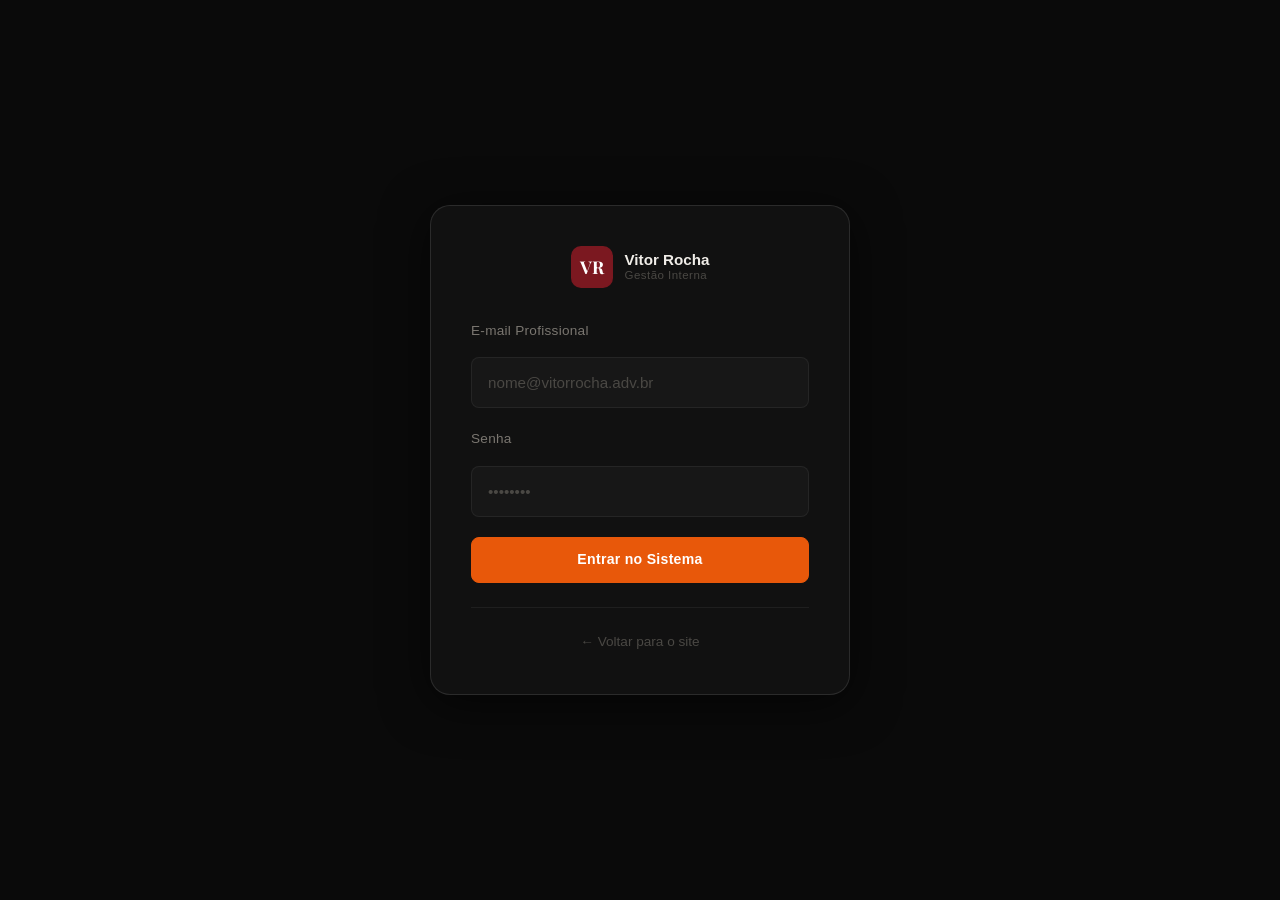
<file: Site/dashboard.html>
<!DOCTYPE html>
<html lang="pt-BR" data-theme="dark">
<head>
    <meta charset="UTF-8">
    <meta name="viewport" content="width=device-width, initial-scale=1.0">
    <title>Painel de Gestão | Vitor Rocha Advocacia</title>
    <link rel="preconnect" href="https://fonts.googleapis.com">
    <link rel="preconnect" href="https://fonts.gstatic.com" crossorigin>
    <link href="https://fonts.googleapis.com/css2?family=Inter:wght@400;500;600&family=Playfair+Display:wght@600;700&display=swap" rel="stylesheet">
    <link rel="stylesheet" href="css/style.css">
    <link rel="stylesheet" href="css/dashboard-style.css">
</head>
<body class="dashboard-body">
    <header class="admin-header">
        <div class="admin-header-container">
            <div class="brand">
                <span class="brand-monogram">VR</span>
                <span class="brand-text">
                    <strong>Gestão Interna</strong>
                    <small>Painel de Atendimento</small>
                </span>
            </div>
            <div class="admin-actions">
                <span class="admin-user">Dr. Vitor Rocha</span>
                <a href="login.html" class="btn btn-sm btn-secondary">Sair</a>
            </div>
        </div>
        <nav class="dashboard-nav">
            <div class="nav-container">
                <button class="nav-tab active" onclick="switchTab('contatos')">Solicitações de Contato</button>
                <button class="nav-tab" onclick="switchTab('noticias')">Publicações e Notícias</button>
            </div>
        </nav>
    </header>

    <main class="dashboard-main">
        <div class="dashboard-container">
            
            <div id="tab-contatos" class="tab-content active">
                <header class="dashboard-page-header">
                    <h2>Gerenciamento de Contatos</h2>
                    <div class="dashboard-filters">
                        <button class="filter-btn active" data-filter="all">Todos</button>
                        <button class="filter-btn" data-filter="novo_contato">Novos</button>
                        <button class="filter-btn" data-filter="em_andamento">Em Andamento</button>
                        <button class="filter-btn" data-filter="concluido">Concluídos</button>
                        <button class="filter-btn" data-filter="arquivado">Arquivados</button>
                    </div>
                </header>

                <div class="stats-grid">
                    <div class="stat-card">
                        <span class="stat-title">Novos Contatos</span>
                        <strong class="stat-value" id="count-novos">0</strong>
                    </div>
                    <div class="stat-card">
                        <span class="stat-title">Em Andamento</span>
                        <strong class="stat-value" id="count-andamento">0</strong>
                    </div>
                    <div class="stat-card">
                        <span class="stat-title">Total Ativo</span>
                        <strong class="stat-value" id="count-total">0</strong>
                    </div>
                </div>

                <div class="data-table-container">
                    <table class="data-table">
                        <thead>
                            <tr>
                                <th>Data</th>
                                <th>Nome</th>
                                <th>Contato</th>
                                <th>Motivo</th>
                                <th>Status</th>
                                <th>Ações</th>
                            </tr>
                        </thead>
                        <tbody id="leads-table-body"></tbody>
                    </table>
                </div>
            </div>

            <div id="tab-noticias" class="tab-content">
                <header class="dashboard-page-header">
                    <h2>Gerenciamento de Notícias</h2>
                    <button class="btn btn-primary" onclick="openNewsModal()">+ Nova Notícia</button>
                </header>

                <div class="data-table-container">
                    <table class="data-table">
                        <thead>
                            <tr>
                                <th>Data</th>
                                <th>Título / Slug</th>
                                <th>Categoria</th>
                                <th>Status</th>
                                <th>Ações</th>
                            </tr>
                        </thead>
                        <tbody id="news-table-body"></tbody>
                    </table>
                </div>
            </div>

        </div>
    </main>

    <div id="details-modal" class="modal">
        <div class="modal-content modal-lg">
            <div class="modal-header">
                <h3>Detalhes da Solicitação</h3>
                <button class="close-btn" onclick="closeModal('details-modal')" aria-label="Fechar">&times;</button>
            </div>
            <div class="modal-body modal-split">
                <div class="modal-col" id="modal-body-content"></div>
                
                <div class="modal-col modal-notes-area">
                    <h4>Notas Internas (Invisível ao cliente)</h4>
                    <div class="notes-list" id="lead-notes-list">
                        </div>
                    <div class="add-note-form">
                        <textarea id="new-note-text" placeholder="Adicionar nova nota (ex: Aguardando documentos)..." rows="3" class="form-control"></textarea>
                        <button class="btn btn-sm btn-primary" onclick="addLeadNote()" style="margin-top: 8px;">Salvar Nota</button>
                    </div>
                </div>
            </div>
            <div class="modal-footer" style="justify-content: space-between;">
                <div>
                    <button class="btn btn-sm btn-ghost" id="btn-archive-lead" style="color: var(--text-soft);">Arquivar (Soft Delete)</button>
                    <button class="btn btn-sm btn-ghost" id="btn-delete-lead" style="color: #ef4444; margin-left: 8px;">Excluir Permanente</button>
                </div>
                <button class="btn btn-primary" onclick="closeModal('details-modal')">Fechar Painel</button>
            </div>
        </div>
    </div>

    <div id="news-modal" class="modal">
        <div class="modal-content modal-lg">
            <div class="modal-header">
                <h3 id="news-modal-title">Nova Notícia</h3>
                <button class="close-btn" onclick="closeModal('news-modal')" aria-label="Fechar">&times;</button>
            </div>
            <form id="news-form" onsubmit="saveNews(event)">
                <div class="modal-body">
                    <input type="hidden" id="news-id">
                    
                    <div class="form-group-row">
                        <div class="form-group" style="flex: 2;">
                            <label>Título da Notícia</label>
                            <input type="text" id="news-title" class="form-control" required placeholder="Ex: Nova lei trabalhista aprovada">
                        </div>
                        <div class="form-group" style="flex: 1;">
                            <label>Slug (URL amigável)</label>
                            <input type="text" id="news-slug" class="form-control" placeholder="nova-lei-trabalhista">
                        </div>
                    </div>

                    <div class="form-group-row">
                        <div class="form-group">
                            <label>Categoria</label>
                            <select id="news-category" class="form-control" required>
                                <option value="Direito Empresarial">Direito Empresarial</option>
                                <option value="Direito Imobiliário">Direito Imobiliário</option>
                                <option value="Família e Sucessões">Família e Sucessões</option>
                                <option value="Contratos e Consultoria">Contratos e Consultoria</option>
                            </select>
                        </div>
                        <div class="form-group">
                            <label>Status</label>
                            <select id="news-status" class="form-control" required>
                                <option value="Publicado">Publicado</option>
                                <option value="Rascunho">Rascunho</option>
                            </select>
                        </div>
                    </div>

                    <div class="form-group">
                        <label>Resumo (Texto curto para a listagem principal)</label>
                        <textarea id="news-summary" class="form-control" rows="2" required placeholder="Escreva uma breve descrição que aparecerá nos cards da página inicial..."></textarea>
                    </div>

                    <div class="form-group">
                        <label>Conteúdo da Publicação</label>
                        <textarea id="news-content" class="form-control" rows="8" required placeholder="Escreva o texto normalmente. Pressione Enter para pular as linhas..."></textarea>
                    </div>
                </div>
                <div class="modal-footer">
                    <button type="button" class="btn btn-secondary" onclick="closeModal('news-modal')">Cancelar</button>
                    <button type="submit" class="btn btn-primary">Salvar Notícia</button>
                </div>
            </form>
        </div>
    </div>

    <script src="js/config.js"></script>
    <script src="js/dashboard-script.js"></script>
</body>
</html>
</file>
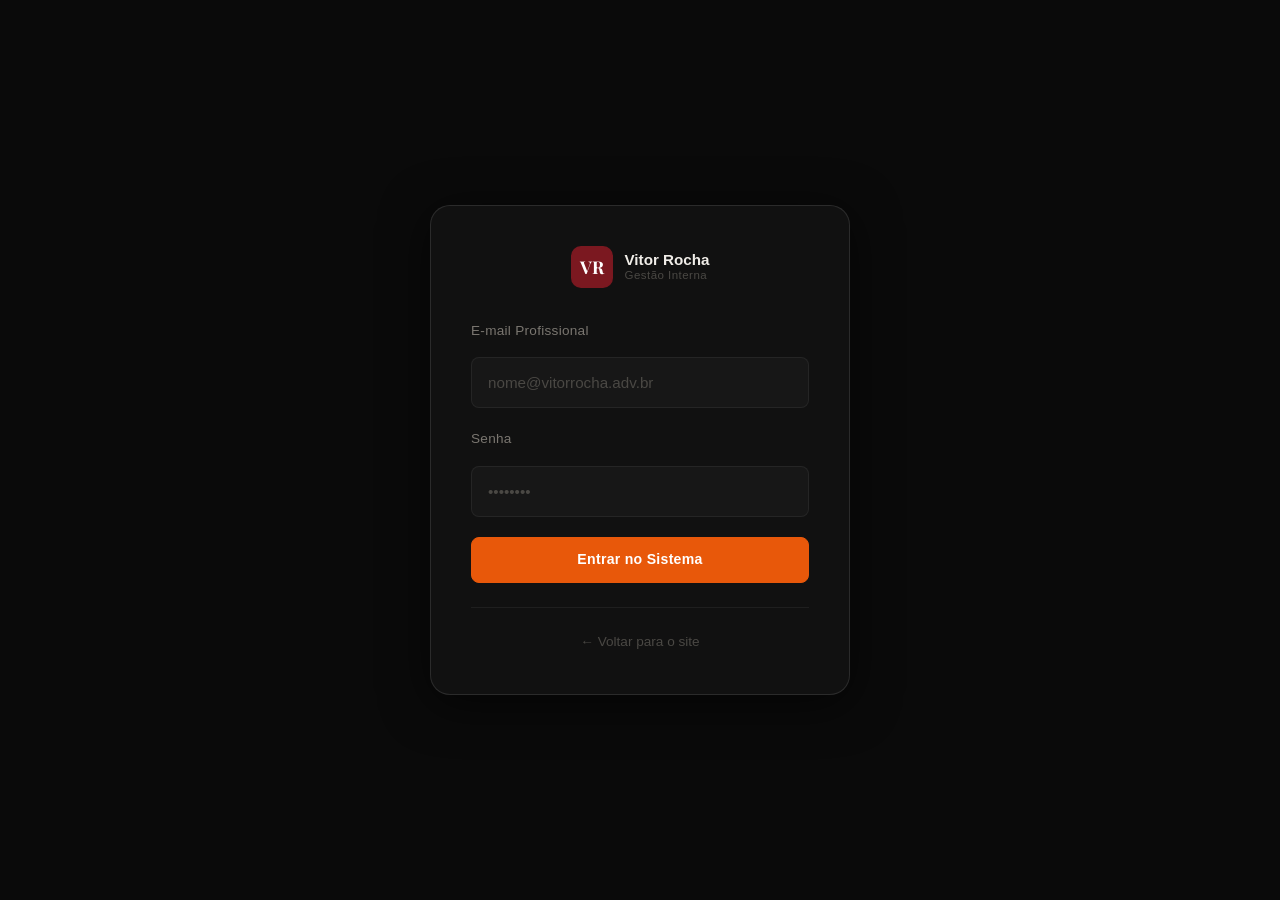
<file: Site/login.html>
<!DOCTYPE html>
<html lang="pt-BR" data-theme="dark">
<head>
    <meta charset="UTF-8">
    <meta name="viewport" content="width=device-width, initial-scale=1.0">
    <title>Acesso Restrito | Vitor Rocha Advocacia</title>
    <link rel="preconnect" href="https://fonts.googleapis.com">
    <link rel="preconnect" href="https://fonts.gstatic.com" crossorigin>
    <link href="https://fonts.googleapis.com/css2?family=Inter:wght@400;500;600&family=Playfair+Display:wght@600;700&display=swap" rel="stylesheet">
    <link rel="stylesheet" href="css/style.css">
    <link rel="stylesheet" href="css/login-style.css">
</head>
<body class="login-page">
    <main class="login-container">
        <div class="login-card reveal-on-scroll is-visible">
            <header class="login-header">
                <a href="index.html" class="brand">
                    <span class="brand-monogram">VR</span>
                    <span class="brand-text">
                        <strong>Vitor Rocha</strong>
                        <small>Gestão Interna</small>
                    </span>
                </a>
            </header>

            <form id="login-form" class="login-form">
                <div class="form-group">
                    <label for="email">E-mail Profissional</label>
                    <input type="email" id="email" name="email" placeholder="nome@vitorrocha.adv.br" required>
                </div>

                <div class="form-group">
                    <label for="password">Senha</label>
                    <input type="password" id="password" name="password" placeholder="••••••••" required>
                </div>

                <div class="form-actions">
                    <button type="submit" class="btn btn-primary w-full">Entrar no Sistema</button>
                </div>
                
                <div class="form-footer">
                    <a href="index.html" class="back-link">← Voltar para o site</a>
                </div>
            </form>
        </div>
    </main>

    <script src="js/config.js"></script>
    <script src="js/login-script.js"></script>
</body>
</html>
</file>
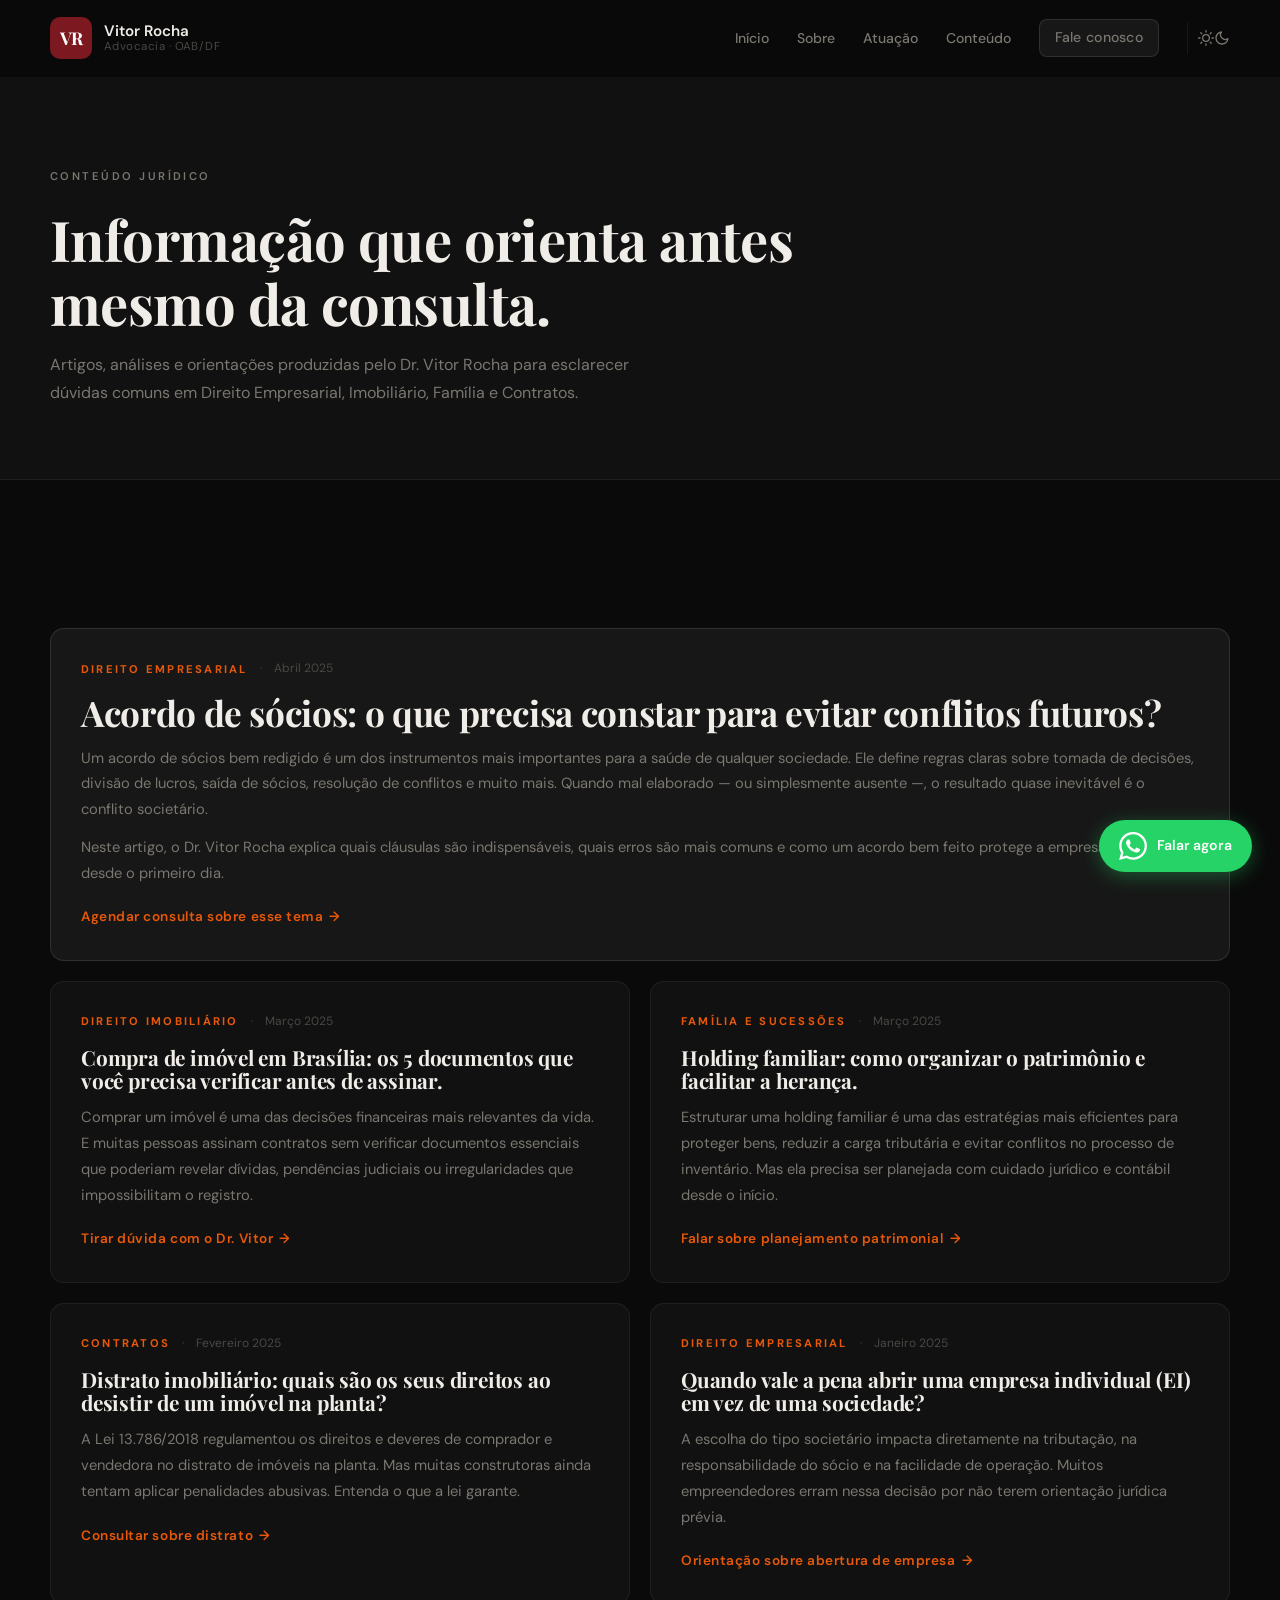
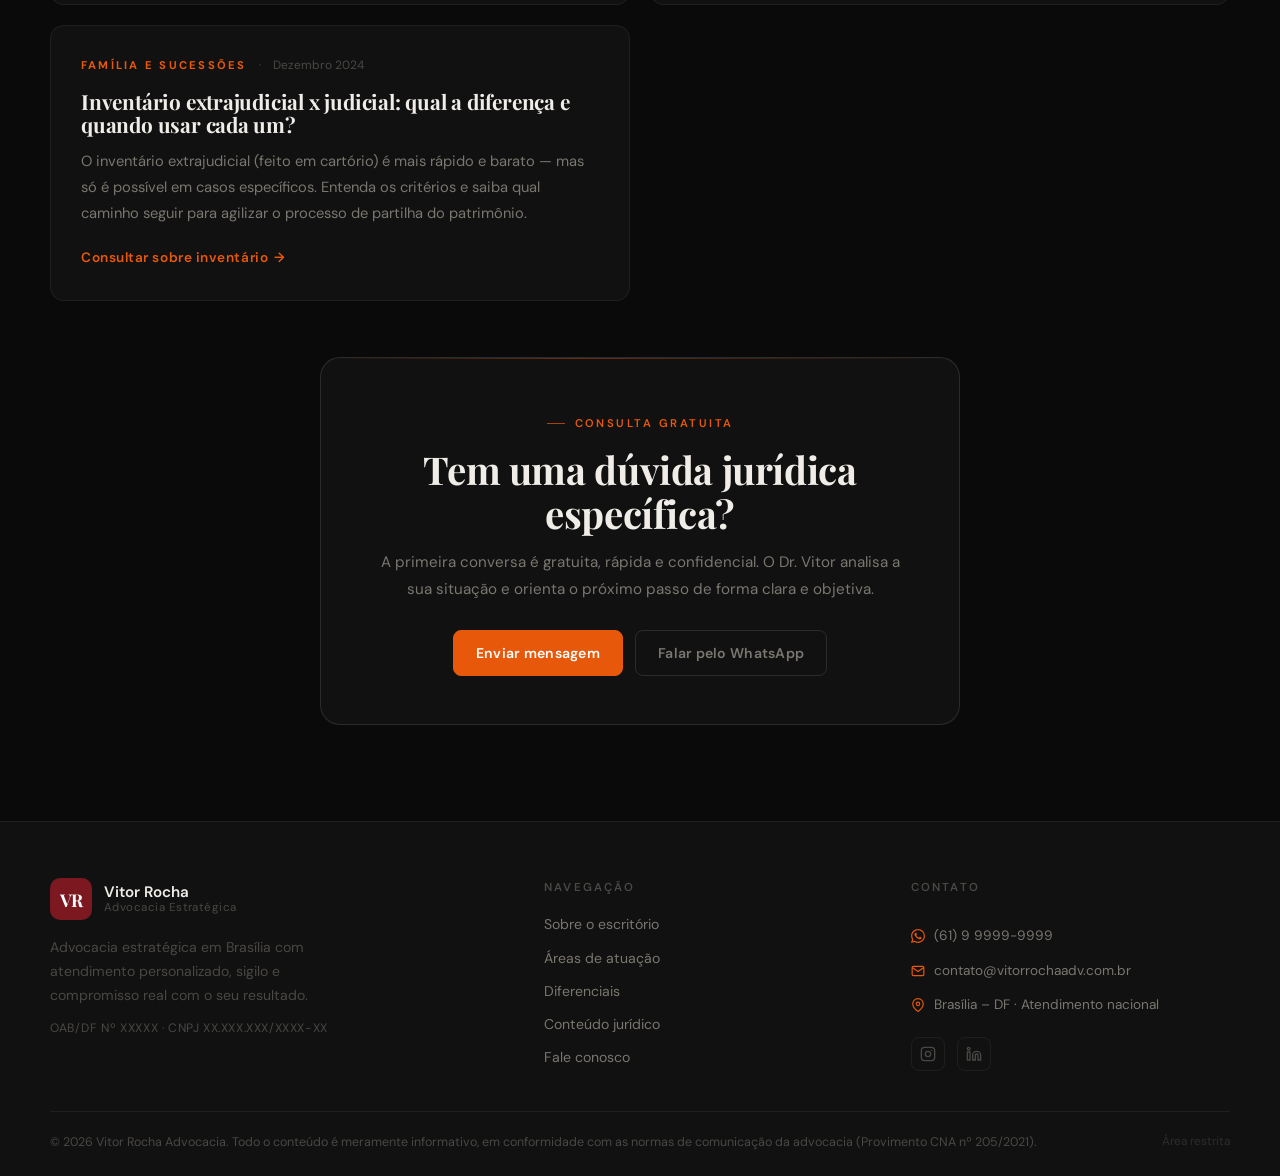
<file: Site/noticias.html>
<!DOCTYPE html>
<html lang="pt-BR">
<head>
  <meta charset="UTF-8">
  <meta name="viewport" content="width=device-width, initial-scale=1.0">
  <title>Conteúdo Jurídico | Vitor Rocha Advocacia</title>
  <meta name="description" content="Artigos e análises jurídicas sobre Direito Empresarial, Imobiliário, Família e Contratos. Conteúdo produzido pelo Dr. Vitor Rocha para orientar pessoas e empresas.">
  <meta name="theme-color" content="#ffffff">
  <link rel="icon" href="data:image/svg+xml,<svg xmlns='http://www.w3.org/2000/svg' viewBox='0 0 100 100'><rect width='100' height='100' rx='16' fill='%237B1820'/><text y='.9em' font-size='60' x='50%' dominant-baseline='middle' text-anchor='middle' font-family='Georgia,serif' fill='%23ffffff'>VR</text></svg>">
  <link rel="preconnect" href="https://fonts.googleapis.com">
  <link rel="preconnect" href="https://fonts.gstatic.com" crossorigin>
  <link href="https://fonts.googleapis.com/css2?family=Playfair+Display:wght@500;600;700;800&family=DM+Sans:ital,wght@0,400;0,500;0,600;1,400&display=swap" rel="stylesheet">
  <link rel="stylesheet" href="css/style.css">
</head>
<body>
  <a class="skip-link" href="#conteudo">Pular para o conteúdo</a>

  <header class="site-header" id="main-header">
    <div class="container header-container">
      <a href="index.html#home" class="brand" aria-label="Vitor Rocha Advocacia">
        <span class="brand-monogram">VR</span>
        <span class="brand-text">
          <strong>Vitor Rocha</strong>
          <small>Advocacia · OAB/DF</small>
        </span>
      </a>
      <div class="header-actions">
        <button class="menu-toggle" id="menu-toggle" type="button" aria-label="Abrir menu" aria-expanded="false" aria-controls="nav-menu">
          <span></span><span></span><span></span>
        </button>
      </div>
      <nav class="site-nav" id="nav-menu" aria-label="Navegação principal">
        <ul>
          <li><a href="index.html#home">Início</a></li>
          <li><a href="index.html#sobre">Sobre</a></li>
          <li><a href="index.html#atuacao">Atuação</a></li>
          <li><a href="noticias.html" aria-current="page">Conteúdo</a></li>
          <li><a href="index.html#contato" class="btn btn-sm btn-accent">Fale conosco</a></li>
          <li class="theme-item">
            <button id="theme-toggle" class="theme-toggle-btn" aria-label="Alternar tema">
              <svg class="icon-sun" xmlns="http://www.w3.org/2000/svg" width="18" height="18" viewBox="0 0 24 24" fill="none" stroke="currentColor" stroke-width="2" stroke-linecap="round" stroke-linejoin="round"><circle cx="12" cy="12" r="5"/><line x1="12" y1="1" x2="12" y2="3"/><line x1="12" y1="21" x2="12" y2="23"/><line x1="4.22" y1="4.22" x2="5.64" y2="5.64"/><line x1="18.36" y1="18.36" x2="19.78" y2="19.78"/><line x1="1" y1="12" x2="3" y2="12"/><line x1="21" y1="12" x2="23" y2="12"/><line x1="4.22" y1="19.78" x2="5.64" y2="18.36"/><line x1="18.36" y1="5.64" x2="19.78" y2="4.22"/></svg>
              <svg class="icon-moon" xmlns="http://www.w3.org/2000/svg" width="18" height="18" viewBox="0 0 24 24" fill="none" stroke="currentColor" stroke-width="2" stroke-linecap="round" stroke-linejoin="round"><path d="M21 12.79A9 9 0 1 1 11.21 3 7 7 0 0 0 21 12.79z"/></svg>
            </button>
          </li>
        </ul>
      </nav>
    </div>
  </header>

  <main id="conteudo">

    <section class="news-page-hero">
      <div class="container reveal">
        <p class="eyebrow">Conteúdo jurídico</p>
        <h1>Informação que orienta antes mesmo da consulta.</h1>
        <p>Artigos, análises e orientações produzidas pelo Dr. Vitor Rocha para esclarecer dúvidas comuns em Direito Empresarial, Imobiliário, Família e Contratos.</p>
      </div>
    </section>

    <section class="section">
      <div class="container">

        <div class="articles-grid" id="articles-grid">

          <!-- Destaque -->
          <article class="article-card article-featured reveal">
            <div class="article-meta">
              <span class="article-cat">Direito Empresarial</span>
              <span class="article-sep">·</span>
              <span class="article-date">Abril 2025</span>
            </div>
            <h2>Acordo de sócios: o que precisa constar para evitar conflitos futuros?</h2>
            <p>Um acordo de sócios bem redigido é um dos instrumentos mais importantes para a saúde de qualquer sociedade. Ele define regras claras sobre tomada de decisões, divisão de lucros, saída de sócios, resolução de conflitos e muito mais. Quando mal elaborado — ou simplesmente ausente —, o resultado quase inevitável é o conflito societário.</p>
            <p style="margin-top:12px;">Neste artigo, o Dr. Vitor Rocha explica quais cláusulas são indispensáveis, quais erros são mais comuns e como um acordo bem feito protege a empresa e os sócios desde o primeiro dia.</p>
            <a href="index.html#contato" class="card-link">Agendar consulta sobre esse tema <span aria-hidden="true">→</span></a>
          </article>

          <!-- Artigo 2 -->
          <article class="article-card reveal">
            <div class="article-meta">
              <span class="article-cat">Direito Imobiliário</span>
              <span class="article-sep">·</span>
              <span class="article-date">Março 2025</span>
            </div>
            <h3>Compra de imóvel em Brasília: os 5 documentos que você precisa verificar antes de assinar.</h3>
            <p>Comprar um imóvel é uma das decisões financeiras mais relevantes da vida. E muitas pessoas assinam contratos sem verificar documentos essenciais que poderiam revelar dívidas, pendências judiciais ou irregularidades que impossibilitam o registro.</p>
            <a href="index.html#contato" class="card-link">Tirar dúvida com o Dr. Vitor <span aria-hidden="true">→</span></a>
          </article>

          <!-- Artigo 3 -->
          <article class="article-card reveal">
            <div class="article-meta">
              <span class="article-cat">Família e Sucessões</span>
              <span class="article-sep">·</span>
              <span class="article-date">Março 2025</span>
            </div>
            <h3>Holding familiar: como organizar o patrimônio e facilitar a herança.</h3>
            <p>Estruturar uma holding familiar é uma das estratégias mais eficientes para proteger bens, reduzir a carga tributária e evitar conflitos no processo de inventário. Mas ela precisa ser planejada com cuidado jurídico e contábil desde o início.</p>
            <a href="index.html#contato" class="card-link">Falar sobre planejamento patrimonial <span aria-hidden="true">→</span></a>
          </article>

          <!-- Artigo 4 -->
          <article class="article-card reveal">
            <div class="article-meta">
              <span class="article-cat">Contratos</span>
              <span class="article-sep">·</span>
              <span class="article-date">Fevereiro 2025</span>
            </div>
            <h3>Distrato imobiliário: quais são os seus direitos ao desistir de um imóvel na planta?</h3>
            <p>A Lei 13.786/2018 regulamentou os direitos e deveres de comprador e vendedora no distrato de imóveis na planta. Mas muitas construtoras ainda tentam aplicar penalidades abusivas. Entenda o que a lei garante.</p>
            <a href="index.html#contato" class="card-link">Consultar sobre distrato <span aria-hidden="true">→</span></a>
          </article>

          <!-- Artigo 5 -->
          <article class="article-card reveal">
            <div class="article-meta">
              <span class="article-cat">Direito Empresarial</span>
              <span class="article-sep">·</span>
              <span class="article-date">Janeiro 2025</span>
            </div>
            <h3>Quando vale a pena abrir uma empresa individual (EI) em vez de uma sociedade?</h3>
            <p>A escolha do tipo societário impacta diretamente na tributação, na responsabilidade do sócio e na facilidade de operação. Muitos empreendedores erram nessa decisão por não terem orientação jurídica prévia.</p>
            <a href="index.html#contato" class="card-link">Orientação sobre abertura de empresa <span aria-hidden="true">→</span></a>
          </article>

          <!-- Artigo 6 -->
          <article class="article-card reveal">
            <div class="article-meta">
              <span class="article-cat">Família e Sucessões</span>
              <span class="article-sep">·</span>
              <span class="article-date">Dezembro 2024</span>
            </div>
            <h3>Inventário extrajudicial x judicial: qual a diferença e quando usar cada um?</h3>
            <p>O inventário extrajudicial (feito em cartório) é mais rápido e barato — mas só é possível em casos específicos. Entenda os critérios e saiba qual caminho seguir para agilizar o processo de partilha do patrimônio.</p>
            <a href="index.html#contato" class="card-link">Consultar sobre inventário <span aria-hidden="true">→</span></a>
          </article>

        </div>

        <!-- CTA no final -->
        <div style="margin-top:56px;text-align:center;" class="reveal">
          <div style="background:var(--surface);border:1px solid var(--line-strong);border-radius:var(--radius-lg);padding:48px;max-width:640px;margin:0 auto;position:relative;overflow:hidden;">
            <div style="position:absolute;top:0;left:0;right:0;height:1px;background:linear-gradient(90deg,transparent,var(--accent) 40%,transparent);opacity:0.4;"></div>
            <p class="section-tag" style="justify-content:center;">Consulta gratuita</p>
            <h2 style="font-size:clamp(1.6rem,3vw,2.4rem);color:var(--text-light);margin-bottom:14px;">Tem uma dúvida jurídica específica?</h2>
            <p style="color:var(--text-soft);margin-bottom:28px;font-size:0.95rem;line-height:1.75;">A primeira conversa é gratuita, rápida e confidencial. O Dr. Vitor analisa a sua situação e orienta o próximo passo de forma clara e objetiva.</p>
            <div style="display:flex;gap:12px;justify-content:center;flex-wrap:wrap;">
              <a href="index.html#contato" class="btn btn-primary">Enviar mensagem</a>
              <a href="https://wa.me/5561999999999?text=Olá%2C%20li%20um%20artigo%20no%20site%20e%20gostaria%20de%20tirar%20uma%20dúvida." target="_blank" rel="noopener" class="btn btn-ghost">Falar pelo WhatsApp</a>
            </div>
          </div>
        </div>

      </div>
    </section>

  </main>

  <footer class="site-footer">
    <div class="container footer-top">
      <div class="footer-brand-col">
        <a href="index.html#home" class="brand">
          <span class="brand-monogram">VR</span>
          <span class="brand-text">
            <strong>Vitor Rocha</strong>
            <small>Advocacia Estratégica</small>
          </span>
        </a>
        <p class="footer-tagline">Advocacia estratégica em Brasília com atendimento personalizado, sigilo e compromisso real com o seu resultado.</p>
        <p class="footer-oab">OAB/DF Nº XXXXX · CNPJ XX.XXX.XXX/XXXX-XX</p>
      </div>
      <div class="footer-links-col">
        <p class="footer-col-title">Navegação</p>
        <nav aria-label="Links do rodapé">
          <a href="index.html#sobre">Sobre o escritório</a>
          <a href="index.html#atuacao">Áreas de atuação</a>
          <a href="index.html#diferenciais">Diferenciais</a>
          <a href="noticias.html">Conteúdo jurídico</a>
          <a href="index.html#contato">Fale conosco</a>
        </nav>
      </div>
      <div class="footer-contact-col">
        <p class="footer-col-title">Contato</p>
        <a href="https://wa.me/5561999999999" target="_blank" rel="noopener" class="footer-contact-item">
          <svg width="14" height="14" viewBox="0 0 24 24" fill="currentColor"><path d="M17.472 14.382c-.297-.149-1.758-.867-2.03-.967-.273-.099-.471-.148-.67.15-.197.297-.767.966-.94 1.164-.173.199-.347.223-.644.075-.297-.15-1.255-.463-2.39-1.475-.883-.788-1.48-1.761-1.653-2.059-.173-.297-.018-.458.13-.606.134-.133.298-.347.446-.52.149-.174.198-.298.298-.497.099-.198.05-.371-.025-.52-.075-.149-.669-1.612-.916-2.207-.242-.579-.487-.5-.669-.51-.173-.008-.371-.01-.57-.01-.198 0-.52.074-.792.372-.272.297-1.04 1.016-1.04 2.479 0 1.462 1.065 2.875 1.213 3.074.149.198 2.096 3.2 5.077 4.487.709.306 1.262.489 1.694.625.712.227 1.36.195 1.871.118.571-.085 1.758-.719 2.006-1.413.248-.694.248-1.289.173-1.413-.074-.124-.272-.198-.57-.347m-5.421 7.403h-.004a9.87 9.87 0 01-5.031-1.378l-.361-.214-3.741.982.998-3.648-.235-.374a9.86 9.86 0 01-1.51-5.26c.001-5.45 4.436-9.884 9.888-9.884 2.64 0 5.122 1.03 6.988 2.898a9.825 9.825 0 012.893 6.994c-.003 5.45-4.437 9.884-9.885 9.884m8.413-18.297A11.815 11.815 0 0012.05 0C5.495 0 .16 5.335.157 11.892c0 2.096.547 4.142 1.588 5.945L.057 24l6.305-1.654a11.882 11.882 0 005.683 1.448h.005c6.554 0 11.89-5.335 11.893-11.893a11.821 11.821 0 00-3.48-8.413z"/></svg>
          (61) 9 9999-9999
        </a>
        <a href="mailto:contato@vitorrochaadv.com.br" class="footer-contact-item">
          <svg width="14" height="14" viewBox="0 0 24 24" fill="none" stroke="currentColor" stroke-width="2"><path d="M4 4h16c1.1 0 2 .9 2 2v12c0 1.1-.9 2-2 2H4c-1.1 0-2-.9-2-2V6c0-1.1.9-2 2-2z"/><polyline points="22,6 12,13 2,6"/></svg>
          contato@vitorrochaadv.com.br
        </a>
        <span class="footer-contact-item">
          <svg width="14" height="14" viewBox="0 0 24 24" fill="none" stroke="currentColor" stroke-width="2"><path d="M21 10c0 7-9 13-9 13s-9-6-9-13a9 9 0 0118 0z"/><circle cx="12" cy="10" r="3"/></svg>
          Brasília – DF · Atendimento nacional
        </span>
        <div class="footer-socials">
          <a href="https://www.instagram.com/vitorrochaadv" target="_blank" rel="noopener" aria-label="Instagram">
            <svg width="16" height="16" viewBox="0 0 24 24" fill="none" stroke="currentColor" stroke-width="2"><rect x="2" y="2" width="20" height="20" rx="5"/><circle cx="12" cy="12" r="4"/><circle cx="17.5" cy="6.5" r="1" fill="currentColor" stroke="none"/></svg>
          </a>
          <a href="https://www.linkedin.com/in/vitorrocha" target="_blank" rel="noopener" aria-label="LinkedIn">
            <svg width="16" height="16" viewBox="0 0 24 24" fill="none" stroke="currentColor" stroke-width="2"><path d="M16 8a6 6 0 016 6v7h-4v-7a2 2 0 00-2-2 2 2 0 00-2 2v7h-4v-7a6 6 0 016-6z"/><rect x="2" y="9" width="4" height="12"/><circle cx="4" cy="4" r="2"/></svg>
          </a>
        </div>
      </div>
    </div>
    <div class="container footer-bottom">
      <p>© <span id="current-year"></span> Vitor Rocha Advocacia. Todo o conteúdo é meramente informativo, em conformidade com as normas de comunicação da advocacia (Provimento CNA nº 205/2021).</p>
      <a href="login.html" class="footer-admin-link">Área restrita</a>
    </div>
  </footer>

  <!-- WhatsApp float -->
  <a href="https://wa.me/5561999999999?text=Olá%2C%20gostaria%20de%20agendar%20uma%20consulta." 
     target="_blank" rel="noopener"
     class="whatsapp-float" aria-label="Falar pelo WhatsApp">
    <svg width="28" height="28" viewBox="0 0 24 24" fill="currentColor"><path d="M17.472 14.382c-.297-.149-1.758-.867-2.03-.967-.273-.099-.471-.148-.67.15-.197.297-.767.966-.94 1.164-.173.199-.347.223-.644.075-.297-.15-1.255-.463-2.39-1.475-.883-.788-1.48-1.761-1.653-2.059-.173-.297-.018-.458.13-.606.134-.133.298-.347.446-.52.149-.174.198-.298.298-.497.099-.198.05-.371-.025-.52-.075-.149-.669-1.612-.916-2.207-.242-.579-.487-.5-.669-.51-.173-.008-.371-.01-.57-.01-.198 0-.52.074-.792.372-.272.297-1.04 1.016-1.04 2.479 0 1.462 1.065 2.875 1.213 3.074.149.198 2.096 3.2 5.077 4.487.709.306 1.262.489 1.694.625.712.227 1.36.195 1.871.118.571-.085 1.758-.719 2.006-1.413.248-.694.248-1.289.173-1.413-.074-.124-.272-.198-.57-.347m-5.421 7.403h-.004a9.87 9.87 0 01-5.031-1.378l-.361-.214-3.741.982.998-3.648-.235-.374a9.86 9.86 0 01-1.51-5.26c.001-5.45 4.436-9.884 9.888-9.884 2.64 0 5.122 1.03 6.988 2.898a9.825 9.825 0 012.893 6.994c-.003 5.45-4.437 9.884-9.885 9.884m8.413-18.297A11.815 11.815 0 0012.05 0C5.495 0 .16 5.335.157 11.892c0 2.096.547 4.142 1.588 5.945L.057 24l6.305-1.654a11.882 11.882 0 005.683 1.448h.005c6.554 0 11.89-5.335 11.893-11.893a11.821 11.821 0 00-3.48-8.413z"/></svg>
    <span>Falar agora</span>
  </a>

  <script src="js/config.js"></script>
  <script src="js/script.js"></script>
</body>
</html>
</file>
<file: Site/css/style.css>
/* ============================================================
   Vitor Rocha Advocacia — Design System v3
   Tipografia: Playfair Display (headings) + DM Sans (body)
   Paleta: Fosco escuro · Laranja acento · Vinho VR monograma
   ============================================================ */

:root {
  --bg:           #0a0a0a;
  --surface:      #111111;
  --surface-2:    #171717;
  --surface-3:    #1e1e1e;

  --text:         #e8e6e1;
  --text-soft:    #7a7670;
  --text-muted:   #4a4844;
  --text-light:   #f0ede8;

  --line:         rgba(255,255,255,0.06);
  --line-strong:  rgba(255,255,255,0.11);

  --accent:       #e8580a;
  --accent-h:     #c94d09;
  --accent-dim:   rgba(232,88,10,0.10);

  --wine:         #7B1820;
  --wine-h:       #6a141b;

  --green:        #22c55e;

  --radius-sm:    8px;
  --radius-md:    14px;
  --radius-lg:    20px;
  --container:    1180px;
  --hh:           76px;

  --font-body:    'DM Sans', sans-serif;
  --font-head:    'Playfair Display', serif;

  --shadow:       0 4px 24px rgba(0,0,0,0.5);
  --shadow-lg:    0 8px 48px rgba(0,0,0,0.6);
}

/* ── Reset ── */
*, *::before, *::after { margin:0; padding:0; box-sizing:border-box; }
html { scroll-behavior: smooth; font-size: 16px; }
body {
  font-family: var(--font-body);
  background: var(--bg);
  color: var(--text);
  line-height: 1.65;
  -webkit-font-smoothing: antialiased;
}
body.menu-open { overflow: hidden; }
a { color: inherit; text-decoration: none; }
img { display: block; max-width: 100%; }
button, input, textarea, select { font: inherit; }
ul { list-style: none; }
h1,h2,h3,h4 {
  font-family: var(--font-head);
  line-height: 1.15;
  letter-spacing: -0.01em;
  font-weight: 700;
}
:focus-visible { outline: 2px solid rgba(232,88,10,0.5); outline-offset: 3px; }

/* ── Layout ── */
.container { width: min(100% - 32px, var(--container)); margin: 0 auto; }
.section { padding: 96px 0; }
.section-tinted { background: var(--surface); }
.section-dark   { background: var(--surface-2); }

.section-heading { max-width: 720px; margin: 0 auto 52px; text-align: center; }

.section-tag {
  display: inline-flex;
  align-items: center;
  gap: 10px;
  font-size: 0.7rem;
  font-weight: 600;
  letter-spacing: 0.22em;
  text-transform: uppercase;
  color: var(--accent);
  margin-bottom: 14px;
  font-family: var(--font-body);
}
.section-tag::before {
  content: '';
  display: inline-block;
  width: 18px; height: 1px;
  background: var(--accent);
  opacity: 0.7;
}
.section-tag-light { color: #d46b3a; }
.section-title {
  font-size: clamp(2rem, 4.5vw, 3.2rem);
  color: var(--text-light);
  margin-bottom: 16px;
}
.section-subtitle { font-size: 1rem; color: var(--text-soft); line-height: 1.75; }
.text-left  { text-align: left; }
.text-light { color: var(--text-light); }
.text-soft  { color: var(--text-muted); }

.skip-link {
  position: absolute; left: 16px; top: -60px;
  background: var(--surface-3); color: var(--text-light);
  padding: 12px 16px; border-radius: 10px; z-index: 2000;
}
.skip-link:focus { top: 16px; }

/* ── Header ── */
.site-header {
  position: sticky; top: 0; z-index: 1000;
  background: rgba(10,10,10,0.88);
  backdrop-filter: blur(20px) saturate(0.5);
  border-bottom: 1px solid transparent;
  transition: border-color 0.3s, background 0.3s;
}
.site-header.scrolled {
  border-color: var(--line);
  background: rgba(10,10,10,0.97);
}
.header-container {
  min-height: var(--hh);
  display: flex; align-items: center; justify-content: space-between; gap: 24px;
}

/* Brand */
.brand {
  display: inline-flex; align-items: center; gap: 12px; min-width: 0;
}
.brand-monogram {
  width: 42px; height: 42px;
  display: grid; place-items: center;
  border-radius: 10px;
  background: var(--wine);
  border: 1px solid rgba(123,24,32,0.5);
  color: #fff;
  font-family: var(--font-head);
  font-size: 1.1rem; font-weight: 700;
  letter-spacing: -0.03em;
}
.brand-text { display: flex; flex-direction: column; line-height: 1.2; }
.brand-text strong { font-size: 0.95rem; color: var(--text-light); font-weight: 600; font-family: var(--font-body); }
.brand-text small  { color: var(--text-muted); font-size: 0.72rem; letter-spacing: 0.04em; }

/* Nav */
.site-nav ul { display: flex; align-items: center; gap: 28px; }
.site-nav a { color: var(--text-soft); font-size: 0.88rem; font-weight: 500; transition: color 0.2s; }
.site-nav a:hover { color: var(--text-light); }

.header-actions { display: flex; align-items: center; gap: 10px; }
.theme-toggle-btn {
  display: flex; align-items: center; justify-content: center;
  width: 32px; height: 32px;
  background: transparent; border: none;
  color: var(--text-soft); cursor: pointer;
  transition: color 0.2s;
}
.theme-toggle-btn:hover { color: var(--text-light); }
.theme-item { display: flex; align-items: center; padding-left: 10px; border-left: 1px solid var(--line); }

.menu-toggle {
  display: none;
  width: 42px; height: 42px;
  border: 1px solid var(--line-strong);
  border-radius: var(--radius-sm);
  background: var(--surface-2);
  align-items: center; justify-content: center;
  flex-direction: column; gap: 5px; cursor: pointer;
}
.menu-toggle span {
  width: 18px; height: 1.5px;
  background: var(--text-soft);
  transition: transform 0.25s, opacity 0.25s;
}
.menu-toggle.is-active span:nth-child(1) { transform: translateY(6.5px) rotate(45deg); }
.menu-toggle.is-active span:nth-child(2) { opacity: 0; }
.menu-toggle.is-active span:nth-child(3) { transform: translateY(-6.5px) rotate(-45deg); }

/* ── Buttons ── */
.btn {
  display: inline-flex; align-items: center; justify-content: center;
  min-height: 46px; padding: 0 22px;
  border-radius: var(--radius-sm);
  border: 1px solid transparent;
  font-size: 0.88rem; font-weight: 600;
  letter-spacing: 0.02em;
  transition: background 0.2s, color 0.2s, border-color 0.2s, transform 0.15s;
  cursor: pointer; gap: 8px;
}
.btn:hover { transform: translateY(-1px); }
.btn-sm { min-height: 38px; padding: 0 15px; font-size: 0.82rem; }

.btn-primary { background: var(--accent); color: #fff; border-color: var(--accent); }
.btn-primary:hover { background: var(--accent-h); border-color: var(--accent-h); }

.btn-ghost { background: transparent; border-color: var(--line-strong); color: var(--text-soft); }
.btn-ghost:hover { border-color: rgba(255,255,255,0.2); color: var(--text-light); }

.btn-accent { background: var(--surface-2); border-color: var(--line-strong); color: var(--text-light); }
.btn-accent:hover { background: var(--accent); border-color: var(--accent); color: #fff; }

.btn-whatsapp-card {
  width: 100%; justify-content: center; gap: 10px;
  background: #25D366; border-color: #25D366; color: #fff;
  margin-top: 20px; min-height: 48px;
  font-size: 0.9rem;
}
.btn-whatsapp-card:hover { background: #1ebe5d; border-color: #1ebe5d; }
.btn-submit { width: 100%; min-height: 50px; font-size: 0.95rem; position: relative; }
.btn-submit .btn-loading { display: none; }
.btn-submit.loading .btn-text { display: none; }
.btn-submit.loading .btn-loading { display: inline; }
.btn-submit.loading { opacity: 0.7; cursor: not-allowed; pointer-events: none; }

/* ── Hero ── */
.hero {
  position: relative; overflow: hidden;
  background: var(--bg); color: var(--text-light);
  padding: 100px 0 90px;
  border-bottom: 1px solid var(--line);
}
.hero::before {
  content: '';
  position: absolute; inset: 0;
  background-image:
    radial-gradient(ellipse 55% 45% at 4% 50%, rgba(232,88,10,0.06) 0%, transparent 60%),
    radial-gradient(ellipse 30% 60% at 96% 10%, rgba(255,255,255,0.015) 0%, transparent 50%);
  pointer-events: none;
}
.hero-grain {
  position: absolute; inset: 0;
  background-image: radial-gradient(rgba(255,255,255,0.022) 1px, transparent 1px);
  background-size: 28px 28px;
  pointer-events: none;
}
.hero-grid {
  position: relative;
  display: grid;
  grid-template-columns: minmax(0,1.25fr) minmax(300px,400px);
  gap: 52px; align-items: center;
}
.eyebrow {
  color: var(--accent);
  text-transform: uppercase;
  letter-spacing: 0.22em;
  font-size: 0.7rem; font-weight: 600;
  margin-bottom: 20px;
  font-family: var(--font-body);
}
.hero h1 {
  font-size: clamp(2.6rem, 5.5vw, 4.8rem);
  max-width: 680px; margin-bottom: 22px;
  color: var(--text-light);
}
.hero-text { max-width: 560px; color: var(--text-soft); font-size: 1rem; line-height: 1.8; }
.hero-actions { display: flex; flex-wrap: wrap; gap: 12px; margin-top: 32px; }
.hero-stats {
  display: flex; align-items: center; gap: 0;
  margin-top: 44px;
  padding: 20px 0;
  border-top: 1px solid var(--line);
}
.stat-item { flex: 1; }
.stat-num {
  display: block;
  font-family: var(--font-head);
  font-size: clamp(1.6rem, 3vw, 2.2rem);
  font-weight: 700; color: var(--accent);
  line-height: 1;
}
.stat-label { display: block; font-size: 0.78rem; color: var(--text-muted); margin-top: 4px; }
.stat-divider { width: 1px; height: 40px; background: var(--line); margin: 0 24px; flex-shrink: 0; }

/* Hero Card */
.hero-card {
  background: var(--surface);
  border: 1px solid var(--line-strong);
  border-radius: var(--radius-lg);
  padding: 30px;
  box-shadow: var(--shadow-lg);
}
.hero-card-badge {
  display: inline-flex; align-items: center; gap: 7px;
  font-size: 0.72rem; font-weight: 600;
  color: var(--green);
  background: rgba(34,197,94,0.1);
  border: 1px solid rgba(34,197,94,0.2);
  padding: 5px 10px; border-radius: 20px;
  margin-bottom: 18px;
}
.hero-card h2 {
  font-size: clamp(1.6rem, 3vw, 2rem);
  color: var(--text-light); margin-bottom: 4px;
}
.hero-card-sub { color: var(--text-muted); font-size: 0.82rem; margin-bottom: 0; }
.hero-card-divider { height: 1px; background: var(--line); margin: 20px 0; }
.hero-card-list { display: flex; flex-direction: column; gap: 10px; }
.hero-card-list li {
  display: flex; align-items: flex-start; gap: 10px;
  font-size: 0.88rem; color: var(--text-soft);
  line-height: 1.5;
}
.list-dot {
  width: 5px; height: 5px;
  background: var(--accent); border-radius: 50%;
  flex-shrink: 0; margin-top: 6px;
}

/* ── Trust bar ── */
.trust-bar {
  background: var(--surface);
  border-bottom: 1px solid var(--line);
  border-top: 1px solid var(--line);
}
.trust-grid {
  min-height: 64px;
  display: grid; grid-template-columns: repeat(4,1fr);
  align-items: center; gap: 16px;
}
.trust-item {
  display: flex; align-items: center; gap: 8px;
  color: var(--text-muted);
  font-size: 0.72rem; font-weight: 600;
  letter-spacing: 0.1em; text-transform: uppercase;
  justify-content: center;
  padding: 16px 0;
  transition: color 0.2s;
}
.trust-item svg { color: var(--accent); flex-shrink: 0; }
.trust-item:hover { color: var(--text-soft); }

/* ── Sobre ── */
.about-grid {
  display: grid;
  grid-template-columns: 340px minmax(0,1fr);
  gap: 64px; align-items: start;
}
.about-visual { display: flex; flex-direction: column; gap: 16px; }
.about-photo-card {
  border-radius: var(--radius-lg);
  border: 1px solid var(--line-strong);
  overflow: hidden;
  background: var(--surface-2);
}
.photo-placeholder {
  height: 300px;
  display: flex; flex-direction: column;
  align-items: center; justify-content: center;
  gap: 12px;
  background: linear-gradient(135deg, var(--surface-2), var(--surface-3));
}
.photo-monogram {
  font-family: var(--font-head);
  font-size: 5rem; font-weight: 700;
  color: var(--accent); opacity: 0.3;
  line-height: 1;
}
.photo-hint {
  font-size: 0.78rem; color: var(--text-muted);
  letter-spacing: 0.1em; text-transform: uppercase;
}
.photo-credential {
  display: flex; align-items: center; gap: 7px;
  padding: 12px 16px;
  font-size: 0.78rem; font-weight: 600;
  color: var(--green);
  border-top: 1px solid var(--line);
}
.photo-credential svg { color: var(--green); }
.about-quote {
  background: var(--surface-2);
  border: 1px solid var(--line);
  border-radius: var(--radius-md);
  padding: 20px;
}
.about-quote p {
  font-family: var(--font-head);
  font-size: 1.05rem;
  color: var(--text-soft);
  font-style: italic;
  line-height: 1.6;
  margin-bottom: 10px;
}
.about-quote cite { font-size: 0.78rem; color: var(--text-muted); font-style: normal; }

.about-content .section-title { margin-bottom: 20px; }
.about-content p {
  color: var(--text-soft); font-size: 0.97rem;
  line-height: 1.8; margin-bottom: 16px;
}
.about-badges { display: flex; flex-direction: column; gap: 10px; margin: 24px 0; }
.about-badge-item {
  display: flex; align-items: center; gap: 10px;
  font-size: 0.85rem; color: var(--text-soft);
  padding: 10px 14px;
  border: 1px solid var(--line);
  border-radius: var(--radius-sm);
  background: var(--surface);
  transition: border-color 0.2s;
}
.about-badge-item svg { color: var(--accent); flex-shrink: 0; }
.about-badge-item:hover { border-color: var(--line-strong); }
.about-actions { display: flex; gap: 12px; flex-wrap: wrap; margin-top: 28px; }

/* ── Áreas de Atuação ── */
.cards-grid {
  display: grid;
  grid-template-columns: repeat(2, 1fr);
  gap: 20px;
}
.area-card {
  background: var(--bg);
  border: 1px solid var(--line);
  border-radius: var(--radius-md);
  padding: 28px;
  transition: border-color 0.25s, background 0.25s, transform 0.25s;
  position: relative;
}
.area-card:hover {
  border-color: rgba(232,88,10,0.3);
  background: var(--surface);
  transform: translateY(-3px);
}
.area-icon {
  width: 44px; height: 44px;
  display: grid; place-items: center;
  border-radius: 10px;
  background: var(--accent-dim);
  border: 1px solid rgba(232,88,10,0.15);
  color: var(--accent);
  margin-bottom: 16px;
}
.area-num {
  display: block;
  font-size: 0.68rem; font-weight: 700;
  color: var(--accent); letter-spacing: 0.2em;
  margin-bottom: 8px; font-family: var(--font-body);
}
.area-card h3 { font-size: 1.4rem; color: var(--text-light); margin-bottom: 12px; }
.area-card p  { color: var(--text-soft); font-size: 0.92rem; line-height: 1.7; margin-bottom: 18px; }
.area-tags { display: flex; gap: 6px; flex-wrap: wrap; }
.area-tags span {
  font-size: 0.68rem; font-weight: 600;
  padding: 4px 10px; border-radius: 20px;
  border: 1px solid var(--line-strong);
  color: var(--text-muted);
  letter-spacing: 0.08em;
  font-family: var(--font-body);
}

/* ── Diferenciais — layout lista numerada ── */
.diff-header {
  display: grid;
  grid-template-columns: 1fr 1fr;
  gap: 32px;
  align-items: end;
  margin-bottom: 56px;
  padding-bottom: 40px;
  border-bottom: 1px solid var(--line-strong);
}
.diff-header-text .section-tag { margin-bottom: 14px; }
.diff-header-text .section-title { margin-bottom: 0; }
.diff-header-sub {
  font-size: 1rem;
  color: var(--text-soft);
  line-height: 1.8;
  align-self: end;
}

.diff-list { display: flex; flex-direction: column; }

.diff-row {
  display: grid;
  grid-template-columns: 120px 1fr;
  padding: 32px 0;
  border-bottom: 1px solid var(--line);
  transition: padding 0.2s;
}
.diff-row:last-child { border-bottom: none; }
.diff-row:hover { padding-left: 8px; }

.diff-row-left {
  display: flex;
  flex-direction: column;
  gap: 14px;
  padding-top: 4px;
}
.diff-num {
  font-family: var(--font-head);
  font-size: 3.2rem;
  font-weight: 700;
  line-height: 1;
  color: transparent;
  -webkit-text-stroke: 1px rgba(232,88,10,0.25);
  letter-spacing: -0.02em;
}
.diff-row-icon {
  width: 36px; height: 36px;
  display: grid; place-items: center;
  border-radius: 8px;
  background: var(--accent-dim);
  border: 1px solid rgba(232,88,10,0.12);
  color: var(--accent);
}

.diff-row-content {
  padding: 4px 0 4px 40px;
  border-left: 1px solid var(--line);
}
.diff-row-content h3 {
  font-size: 1.4rem;
  color: var(--text-light);
  margin-bottom: 10px;
  font-weight: 600;
}
.diff-row-content p {
  font-size: 0.93rem;
  color: var(--text-soft);
  line-height: 1.8;
  max-width: 640px;
}

/* ── News preview ── */
.news-preview-grid {
  display: grid;
  grid-template-columns: 1.4fr 1fr 1fr;
  gap: 16px;
}
.news-prev-card {
  background: var(--surface);
  border: 1px solid var(--line);
  border-radius: var(--radius-md);
  padding: 28px;
  transition: border-color 0.2s, background 0.2s;
}
.news-prev-card:hover { border-color: var(--line-strong); background: var(--surface-2); }
.news-prev-featured { background: var(--surface-2); border-color: var(--line-strong); }
.news-cat {
  display: inline-block;
  font-size: 0.68rem; font-weight: 700;
  letter-spacing: 0.18em; text-transform: uppercase;
  color: var(--accent); margin-bottom: 14px;
  font-family: var(--font-body);
}
.news-prev-card h3 { font-size: 1.25rem; color: var(--text-light); margin-bottom: 12px; line-height: 1.3; }
.news-prev-card p  { font-size: 0.88rem; color: var(--text-soft); line-height: 1.7; }
.card-link {
  display: inline-flex; align-items: center; gap: 6px;
  margin-top: 20px;
  color: var(--accent); font-weight: 600;
  font-size: 0.85rem; letter-spacing: 0.04em;
  transition: color 0.2s, gap 0.2s;
  font-family: var(--font-body);
}
.card-link:hover { color: var(--accent-h); gap: 10px; }
.section-cta { margin-top: 36px; text-align: center; }

/* ── Contato ── */
.contact-layout {
  display: grid;
  grid-template-columns: minmax(0,1fr) minmax(0,1fr);
  gap: 64px; align-items: start;
}
.contact-info .section-title { margin-bottom: 18px; }

.contact-channels { display: flex; flex-direction: column; gap: 10px; }
.channel-item {
  display: flex; align-items: center; gap: 14px;
  padding: 14px 18px;
  border-radius: var(--radius-md);
  border: 1px solid var(--line);
  background: var(--surface);
  transition: border-color 0.2s, background 0.2s;
  cursor: default;
}
a.channel-item { cursor: pointer; }
a.channel-item:hover { border-color: var(--line-strong); background: var(--surface-2); }
.channel-whatsapp svg { color: #25D366; }
.channel-email svg { color: var(--accent); }
.channel-address svg { color: var(--text-muted); }
.channel-item > div { display: flex; flex-direction: column; gap: 2px; }
.channel-item strong { font-size: 0.9rem; font-weight: 600; color: var(--text-light); }
.channel-item span  { font-size: 0.78rem; color: var(--text-muted); }

/* Form */
.contact-form-wrap {
  background: var(--surface);
  border: 1px solid var(--line-strong);
  border-radius: var(--radius-lg);
  padding: 36px;
}
.form-title { font-size: 1.5rem; color: var(--text-light); margin-bottom: 4px; }
.form-subtitle { font-size: 0.88rem; color: var(--text-muted); margin-bottom: 28px; }
.form-group { display: flex; flex-direction: column; gap: 7px; margin-bottom: 18px; }
.form-group label {
  font-size: 0.82rem; font-weight: 600;
  color: var(--text-soft); letter-spacing: 0.02em;
}
.required { color: var(--accent); }
.form-group input,
.form-group select,
.form-group textarea {
  background: var(--surface-2);
  border: 1px solid var(--line-strong);
  border-radius: var(--radius-sm);
  padding: 12px 14px;
  color: var(--text-light); font-size: 0.92rem;
  transition: border-color 0.2s, box-shadow 0.2s;
  width: 100%;
}
.form-group input::placeholder,
.form-group textarea::placeholder { color: var(--text-muted); }
.form-group input:focus,
.form-group select:focus,
.form-group textarea:focus {
  outline: none;
  border-color: var(--accent);
  box-shadow: 0 0 0 3px rgba(232,88,10,0.08);
}
.form-group select { appearance: none; cursor: pointer; }
.form-group textarea { resize: vertical; min-height: 100px; }
.form-group.has-error input,
.form-group.has-error textarea { border-color: #ef4444; }
.field-error {
  font-size: 0.78rem; color: #ef4444; display: none;
}
.form-group.has-error .field-error { display: block; }
.form-privacy {
  display: flex; align-items: center; gap: 7px;
  font-size: 0.76rem; color: var(--text-muted);
  margin-bottom: 18px; line-height: 1.5;
}
.form-privacy svg { color: var(--text-muted); flex-shrink: 0; }
.form-success {
  display: none;
  align-items: flex-start; gap: 14px;
  background: rgba(34,197,94,0.08);
  border: 1px solid rgba(34,197,94,0.2);
  border-radius: var(--radius-md);
  padding: 18px;
  margin-top: 14px;
}
.form-success.visible { display: flex; }
.form-success svg { color: var(--green); flex-shrink: 0; margin-top: 2px; }
.form-success strong { display: block; font-size: 0.92rem; color: var(--text-light); margin-bottom: 4px; }
.form-success p { font-size: 0.82rem; color: var(--text-soft); }

/* ── Footer ── */
.site-footer {
  background: var(--surface);
  border-top: 1px solid var(--line);
  padding: 56px 0 24px;
}
.footer-top {
  display: grid;
  grid-template-columns: 1.4fr 1fr 1fr;
  gap: 48px;
  padding-bottom: 40px;
  border-bottom: 1px solid var(--line);
}
.footer-tagline {
  font-size: 0.88rem; color: var(--text-muted);
  line-height: 1.7; margin-top: 16px; margin-bottom: 10px;
  max-width: 320px;
}
.footer-oab { font-size: 0.76rem; color: var(--text-muted); letter-spacing: 0.05em; }
.footer-col-title {
  font-size: 0.72rem; font-weight: 600;
  letter-spacing: 0.18em; text-transform: uppercase;
  color: var(--text-muted); margin-bottom: 16px;
  font-family: var(--font-body);
}
.footer-links-col nav { display: flex; flex-direction: column; gap: 10px; }
.footer-links-col a { font-size: 0.88rem; color: var(--text-soft); transition: color 0.2s; }
.footer-links-col a:hover { color: var(--text-light); }
.footer-contact-col { display: flex; flex-direction: column; gap: 12px; }
.footer-contact-item {
  display: flex; align-items: center; gap: 9px;
  font-size: 0.85rem; color: var(--text-soft);
  transition: color 0.2s;
}
a.footer-contact-item:hover { color: var(--text-light); }
.footer-contact-item svg { color: var(--accent); flex-shrink: 0; }
.footer-socials { display: flex; gap: 12px; margin-top: 8px; }
.footer-socials a {
  width: 34px; height: 34px;
  display: grid; place-items: center;
  border-radius: 8px; border: 1px solid var(--line);
  color: var(--text-muted);
  transition: border-color 0.2s, color 0.2s;
}
.footer-socials a:hover { border-color: var(--line-strong); color: var(--text-light); }
.footer-bottom {
  display: flex; align-items: center; justify-content: space-between;
  padding-top: 20px; gap: 20px; flex-wrap: wrap;
}
.footer-bottom p { font-size: 0.78rem; color: var(--text-muted); }
.footer-admin-link { font-size: 0.74rem; color: var(--text-muted); opacity: 0.5; transition: opacity 0.2s; }
.footer-admin-link:hover { opacity: 1; }

/* ── WhatsApp Float ── */
.whatsapp-float {
  position: fixed;
  bottom: 28px; right: 28px; z-index: 999;
  display: flex; align-items: center; gap: 10px;
  background: #25D366; color: #fff;
  padding: 12px 20px; border-radius: 50px;
  box-shadow: 0 4px 20px rgba(37,211,102,0.35);
  font-size: 0.88rem; font-weight: 600;
  transition: transform 0.2s, box-shadow 0.2s;
}
.whatsapp-float:hover {
  transform: translateY(-3px);
  box-shadow: 0 8px 28px rgba(37,211,102,0.45);
}
@media (max-width: 480px) {
  .whatsapp-float span { display: none; }
  .whatsapp-float { padding: 14px; border-radius: 50%; }
}

/* ── Animações ── */
.reveal {
  opacity: 0; transform: translateY(22px);
  transition: opacity 0.65s ease, transform 0.65s ease;
}
.reveal.visible { opacity: 1; transform: translateY(0); }

/* ── Notícias ── */
.news-page-hero {
  background: var(--surface);
  border-bottom: 1px solid var(--line);
  padding: 90px 0 72px;
}
.news-page-hero h1 { font-size: clamp(2.2rem, 4.5vw, 3.5rem); color: var(--text-light); margin-bottom: 16px; max-width: 800px; }
.news-page-hero p  { color: var(--text-soft); max-width: 640px; line-height: 1.75; }
.articles-grid {
  display: grid;
  grid-template-columns: repeat(2,1fr);
  gap: 20px; margin-top: 52px;
}
.article-featured { grid-column: 1 / -1; }
.article-card {
  background: var(--surface);
  border: 1px solid var(--line);
  border-radius: var(--radius-md);
  padding: 30px;
  transition: border-color 0.2s, background 0.2s;
}
.article-featured { background: var(--surface-2); border-color: var(--line-strong); }
.article-card:hover { border-color: var(--line-strong); background: var(--surface-2); }
.article-card h2, .article-card h3 { color: var(--text-light); margin-bottom: 12px; }
.article-card h2 { font-size: clamp(1.6rem, 3vw, 2.2rem); }
.article-card h3 { font-size: 1.3rem; }
.article-card p  { font-size: 0.92rem; color: var(--text-soft); line-height: 1.75; }
.article-meta {
  display: flex; align-items: center; gap: 12px;
  margin-bottom: 14px;
}
.article-cat { color: var(--accent); font-size: 0.7rem; font-weight: 700; letter-spacing: 0.2em; text-transform: uppercase; font-family: var(--font-body); }
.article-date { font-size: 0.75rem; color: var(--text-muted); }
.article-sep { color: var(--text-muted); font-size: 0.75rem; }

/* ─ Responsivo ── */
@media (max-width: 1024px) {
  .hero-grid, .about-grid { grid-template-columns: 1fr; gap: 44px; }
  .hero-card, .about-visual { max-width: 600px; }
  .diff-header { grid-template-columns: 1fr; gap: 16px; }
  .news-preview-grid { grid-template-columns: 1fr 1fr; }
  .news-prev-featured { grid-column: 1 / -1; }
  .footer-top { grid-template-columns: 1fr 1fr; }
  .footer-brand-col { grid-column: 1 / -1; }
}

@media (max-width: 768px) {
  :root { --hh: 68px; }
  .menu-toggle { display: inline-flex; }
  .site-nav {
    position: absolute; top: calc(100% + 6px); left: 12px; right: 12px;
    background: var(--surface-2); border: 1px solid var(--line-strong);
    border-radius: var(--radius-lg); box-shadow: var(--shadow);
    padding: 16px; opacity: 0; visibility: hidden;
    transform: translateY(-8px);
    transition: opacity 0.2s, transform 0.2s, visibility 0.2s;
  }
  .site-nav.active { opacity: 1; visibility: visible; transform: translateY(0); }
  .site-nav ul { flex-direction: column; align-items: stretch; gap: 2px; }
  .site-nav a { display: block; padding: 11px 14px; border-radius: 8px; text-align: center; }
  .site-nav a:hover { background: var(--surface-3); color: var(--text-light); }
  .theme-item { border-left: none; padding-left: 0; justify-content: center; margin-top: 8px; padding-top: 10px; border-top: 1px solid var(--line); }

  .section { padding: 64px 0; }
  .hero { padding: 60px 0; }
  .hero-stats { flex-direction: column; gap: 20px; padding: 20px; border: 1px solid var(--line); border-radius: var(--radius-md); }
  .stat-divider { width: 100%; height: 1px; margin: 0; }

  .trust-grid { grid-template-columns: repeat(2,1fr); padding: 20px 0; }
  .cards-grid { grid-template-columns: 1fr; }
  .diff-row { grid-template-columns: 80px 1fr; }
  .diff-num { font-size: 2.2rem; }
  .diff-row-content { padding-left: 24px; }
  .news-preview-grid { grid-template-columns: 1fr; }
  .contact-layout { grid-template-columns: 1fr; gap: 40px; }
  .articles-grid { grid-template-columns: 1fr; }
  .article-featured { grid-column: 1; }
  .footer-top { grid-template-columns: 1fr; gap: 32px; }
  .footer-bottom { flex-direction: column; text-align: center; }
}

@media (max-width: 640px) {
  .section { padding: 48px 0; }
  .hero { padding: 44px 0; }
  .hero-actions { flex-direction: column; }
  .hero-actions .btn { width: 100%; justify-content: center; }
  .about-actions { flex-direction: column; }
  .about-actions .btn { width: 100%; justify-content: center; }
  .contact-form-wrap { padding: 24px; }
}

@media (prefers-reduced-motion: reduce) {
  html { scroll-behavior: auto; }
  *, *::before, *::after { animation: none !important; transition: none !important; }
  .reveal, .reveal.visible { opacity: 1; transform: none; }
}

/* ── Tema Claro ── */
[data-theme="light"] {
  --bg:         #f4f3f0;
  --surface:    #ffffff;
  --surface-2:  #faf9f7;
  --surface-3:  #f0ede8;
  --text:       #1a1918;
  --text-soft:  #575550;
  --text-muted: #907c75;
  --text-light: #0a0908;
  --line:       rgba(0,0,0,0.08);
  --line-strong:rgba(0,0,0,0.16);
  --accent:     #d14d05;
  --accent-h:   #b04104;
  --accent-dim: rgba(209,77,5,0.08);
}
[data-theme="light"] .site-header { background: rgba(244,243,240,0.9); }
[data-theme="light"] .site-header.scrolled { background: rgba(255,255,255,0.98); }
[data-theme="light"] .hero::before {
  background-image:
    radial-gradient(ellipse 55% 45% at 4% 50%, rgba(209,77,5,0.04) 0%, transparent 60%);
}
[data-theme="light"] .hero-grain {
  background-image: radial-gradient(rgba(0,0,0,0.025) 1px, transparent 1px);
}
[data-theme="light"] .about-photo-card { background: #e8e5e0; }
[data-theme="light"] .photo-placeholder {
  background: linear-gradient(135deg, #ede9e2, #e0dbd2);
}
[data-theme="light"] .icon-sun { display: none !important; }
[data-theme="light"] .icon-moon { display: block !important; }
[data-theme="light"] .form-group input,
[data-theme="light"] .form-group select,
[data-theme="light"] .form-group textarea { background: #fff; }
[data-theme="light"] .contact-form-wrap { background: #fff; }
[data-theme="light"] .whatsapp-float { box-shadow: 0 4px 20px rgba(37,211,102,0.25); }

/* Monograma vinho mantém em tema claro */
[data-theme="light"] .brand-monogram {
  background: var(--wine) !important;
  border-color: rgba(123,24,32,0.4) !important;
  color: #fff !important;
}
</file>
<file: Site/css/dashboard-style.css>
/* Layout Global do Dashboard */
.dashboard-body {
    background: var(--bg);
    min-height: 100vh;
    display: flex;
    flex-direction: column;
}

.admin-header {
    background: var(--surface-2);
    border-bottom: 1px solid var(--line-strong);
    padding: 16px 0;
}

.admin-header-container {
    width: min(100% - 48px, 1400px);
    margin: 0 auto;
    display: flex;
    justify-content: space-between;
    align-items: center;
}

.admin-actions {
    display: flex;
    align-items: center;
    gap: 20px;
}

.admin-user {
    font-size: 0.9rem;
    color: var(--text-light);
    font-weight: 500;
}

.dashboard-main {
    flex: 1;
    padding: 40px 0;
}

.dashboard-container {
    width: min(100% - 48px, 1400px);
    margin: 0 auto;
}

/* Cabeçalho da Página e Filtros */
.dashboard-page-header {
    display: flex;
    justify-content: space-between;
    align-items: center;
    margin-bottom: 32px;
}

.dashboard-page-header h2 {
    font-size: 1.8rem;
    color: var(--text-light);
}

.dashboard-filters {
    display: flex;
    gap: 8px;
    background: var(--surface-2);
    padding: 6px;
    border-radius: var(--radius-sm);
    border: 1px solid var(--line);
    flex-wrap: wrap;
}

.filter-btn {
    background: transparent;
    border: none;
    padding: 8px 16px;
    color: var(--text-soft);
    font-size: 0.85rem;
    font-weight: 600;
    border-radius: 6px;
    cursor: pointer;
    transition: all 0.2s;
}

.filter-btn:hover {
    color: var(--text-light);
}

.filter-btn.active {
    background: var(--surface-3);
    color: var(--text-light);
    box-shadow: var(--shadow-sm);
}

/* Cards de Estatísticas */
.stats-grid {
    display: grid;
    grid-template-columns: repeat(3, 1fr);
    gap: 24px;
    margin-bottom: 40px;
}

.stat-card {
    background: var(--surface);
    border: 1px solid var(--line-strong);
    border-radius: var(--radius-md);
    padding: 24px;
}

.stat-title {
    display: block;
    color: var(--text-soft);
    font-size: 0.85rem;
    text-transform: uppercase;
    letter-spacing: 0.05em;
    font-weight: 600;
    margin-bottom: 8px;
}

.stat-value {
    display: block;
    font-size: 2.4rem;
    color: var(--text-light);
    font-family: var(--font-heading);
    line-height: 1;
}

/* Tabela de Dados */
.data-table-container {
    background: var(--surface);
    border: 1px solid var(--line-strong);
    border-radius: var(--radius-md);
    overflow-x: auto;
}

.data-table {
    width: 100%;
    border-collapse: collapse;
    text-align: left;
}

.data-table th,
.data-table td {
    padding: 16px 24px;
    border-bottom: 1px solid var(--line);
}

.data-table th {
    font-size: 0.85rem;
    color: var(--text-muted);
    font-weight: 600;
    text-transform: uppercase;
    letter-spacing: 0.05em;
    background: var(--surface-2);
}

.data-table td {
    font-size: 0.95rem;
    color: var(--text-light);
    vertical-align: middle;
}

.data-table tbody tr:last-child td {
    border-bottom: none;
}

.data-table tbody tr:hover {
    background: var(--surface-2);
}

.cell-reason {
    max-width: 300px;
    white-space: nowrap;
    overflow: hidden;
    text-overflow: ellipsis;
    color: var(--text-soft);
}

/* Badges e Select de Status */
.status-select {
    background: var(--surface-3);
    color: var(--text-light);
    border: 1px solid var(--line-strong);
    padding: 6px 12px;
    border-radius: 20px;
    font-size: 0.8rem;
    font-weight: 600;
    cursor: pointer;
    outline: none;
    appearance: none;
    text-align: center;
}

.status-select[data-status="novo_contato"] {
    background: rgba(232, 88, 10, 0.15);
    color: var(--accent);
    border-color: rgba(232, 88, 10, 0.3);
}

.status-select[data-status="em_andamento"] {
    background: rgba(59, 130, 246, 0.15);
    color: #60a5fa;
    border-color: rgba(59, 130, 246, 0.3);
}

.status-select[data-status="concluido"] {
    background: rgba(16, 185, 129, 0.15);
    color: #34d399;
    border-color: rgba(16, 185, 129, 0.3);
}

.status-select[data-status="arquivado"] {
    background: rgba(156, 163, 175, 0.15);
    color: #9ca3af;
    border-color: rgba(156, 163, 175, 0.3);
}

/* Ações */
.action-btn {
    background: transparent;
    border: 1px solid var(--line-strong);
    color: var(--text-soft);
    padding: 6px 12px;
    border-radius: 6px;
    font-size: 0.8rem;
    cursor: pointer;
    transition: all 0.2s;
}

.action-btn:hover {
    color: var(--text-light);
    border-color: var(--text-muted);
}

/* ============================================================
   MODAIS E NOTAS INTERNAS
   ============================================================ */
.modal {
    display: none;
    position: fixed;
    z-index: 2000;
    left: 0;
    top: 0;
    width: 100%;
    height: 100%;
    background-color: rgba(0, 0, 0, 0.7);
    backdrop-filter: blur(5px);
    align-items: center;
    justify-content: center;
}

.modal.is-active {
    display: flex;
}

.modal-content {
    background: var(--surface);
    border: 1px solid var(--line-strong);
    border-radius: var(--radius-lg);
    width: 100%;
    max-width: 640px;
    box-shadow: var(--shadow-lg);
    animation: modalFadeIn 0.25s ease-out;
}

.modal-lg {
    max-width: 850px;
}

@keyframes modalFadeIn {
    from {
        opacity: 0;
        transform: translateY(-15px);
    }

    to {
        opacity: 1;
        transform: translateY(0);
    }
}

.modal-header {
    display: flex;
    justify-content: space-between;
    align-items: center;
    padding: 20px 28px;
    border-bottom: 1px solid var(--line);
}

.modal-header h3 {
    margin: 0;
    font-size: 1.15rem;
    color: var(--text-light);
}

.close-btn {
    background: transparent;
    border: none;
    color: var(--text-muted);
    font-size: 1.6rem;
    cursor: pointer;
    transition: color 0.2s;
    line-height: 1;
}

.close-btn:hover {
    color: var(--text-light);
}

.modal-body {
    padding: 28px;
    max-height: 65vh;
    overflow-y: auto;
}

.modal-split {
    display: flex;
    gap: 24px;
    padding: 24px;
}

.modal-col {
    flex: 1;
    display: flex;
    flex-direction: column;
}

.detail-group {
    margin-bottom: 20px;
}

.detail-group:last-child {
    margin-bottom: 0;
}

.detail-group label {
    display: block;
    font-size: 0.75rem;
    color: var(--text-soft);
    text-transform: uppercase;
    letter-spacing: 0.08em;
    font-weight: 600;
    margin-bottom: 6px;
}

.detail-group p {
    font-size: 0.95rem;
    color: var(--text-light);
    background: var(--surface-2);
    padding: 14px 16px;
    border-radius: var(--radius-sm);
    border: 1px solid var(--line);
    margin: 0;
    white-space: pre-wrap;
    line-height: 1.6;
}

/* Área de Notas Internas */
.modal-notes-area {
    background: var(--surface-2);
    border-left: 1px solid var(--line);
    padding-left: 24px;
}

.modal-notes-area h4 {
    font-size: 0.85rem;
    color: var(--accent);
    margin-bottom: 16px;
    text-transform: uppercase;
    letter-spacing: 0.05em;
    margin-top: 0;
}

.notes-list {
    flex: 1;
    overflow-y: auto;
    max-height: 250px;
    display: flex;
    flex-direction: column;
    gap: 12px;
    margin-bottom: 16px;
    padding-right: 8px;
}

.note-item {
    background: var(--surface);
    border: 1px solid var(--line-strong);
    padding: 12px;
    border-radius: var(--radius-sm);
}

.note-meta {
    display: flex;
    justify-content: space-between;
    font-size: 0.7rem;
    color: var(--text-muted);
    margin-bottom: 6px;
    font-weight: 600;
}

.note-text {
    font-size: 0.85rem;
    color: var(--text-light);
    line-height: 1.5;
    margin: 0;
}

.modal-footer {
    padding: 20px 28px;
    border-top: 1px solid var(--line);
    display: flex;
    justify-content: flex-end;
}

/* ============================================================
   NAVEGAÇÃO EM ABAS
   ============================================================ */
.dashboard-nav {
    background: var(--surface-2);
    border-bottom: 1px solid var(--line-strong);
    padding-top: 10px;
}

.nav-container {
    width: min(100% - 48px, 1400px);
    margin: 0 auto;
    display: flex;
    gap: 32px;
}

.nav-tab {
    background: transparent;
    border: none;
    color: var(--text-soft);
    font-size: 0.95rem;
    font-weight: 600;
    padding: 12px 0;
    cursor: pointer;
    border-bottom: 3px solid transparent;
    transition: all 0.2s;
}

.nav-tab:hover {
    color: var(--text-light);
}

.nav-tab.active {
    color: var(--accent);
    border-bottom-color: var(--accent);
}

.tab-content {
    display: none;
    animation: fadeInTab 0.3s ease;
}

.tab-content.active {
    display: block;
}

@keyframes fadeInTab {
    from {
        opacity: 0;
        transform: translateY(10px);
    }

    to {
        opacity: 1;
        transform: translateY(0);
    }
}

/* ============================================================
   FORMULÁRIOS (MODAL DE NOTÍCIAS)
   ============================================================ */
.form-group {
    margin-bottom: 20px;
}

.form-group-row {
    display: flex;
    gap: 20px;
}

.form-group-row .form-group {
    flex: 1;
}

.form-group label {
    display: block;
    font-size: 0.85rem;
    color: var(--text-soft);
    margin-bottom: 8px;
    font-weight: 500;
}

.form-control {
    width: 100%;
    padding: 12px 16px;
    background: var(--surface-2);
    border: 1px solid var(--line-strong);
    border-radius: var(--radius-sm);
    color: var(--text-light);
    font-family: inherit;
    font-size: 0.95rem;
    transition: border-color 0.2s;
}

.form-control:focus {
    outline: none;
    border-color: var(--accent);
}

textarea.form-control {
    resize: vertical;
}

/* Ações Notícias */
.action-btn.edit-btn {
    color: #60a5fa;
    border-color: rgba(59, 130, 246, 0.3);
}

.action-btn.edit-btn:hover {
    background: rgba(59, 130, 246, 0.1);
}

.action-btn.delete-btn {
    color: #f87171;
    border-color: rgba(248, 113, 113, 0.3);
    margin-left: 8px;
}

.action-btn.delete-btn:hover {
    background: rgba(248, 113, 113, 0.1);
}

/* Badges Status Notícia */
.status-badge {
    padding: 4px 10px;
    border-radius: 20px;
    font-size: 0.8rem;
    font-weight: 600;
}

.status-badge.publicado {
    background: rgba(16, 185, 129, 0.15);
    color: #34d399;
}

.status-badge.rascunho {
    background: rgba(156, 163, 175, 0.15);
    color: #9ca3af;
}

/* Responsividade Modais */
@media (max-width: 768px) {
    .modal-split {
        flex-direction: column;
        gap: 20px;
    }

    .modal-notes-area {
        border-left: none;
        border-top: 1px solid var(--line);
        padding-left: 0;
        padding-top: 20px;
    }

    .form-group-row {
        flex-direction: column;
        gap: 0;
    }
}
</file>
<file: Site/css/login-style.css>
/* Estilos específicos para a tela de login */

.login-page {
    display: grid;
    place-items: center;
    min-height: 100vh;
    background: var(--bg);
    padding: 20px;
}

.login-container {
    width: 100%;
    max-width: 420px;
}

.login-card {
    background: var(--surface);
    border: 1px solid var(--line-strong);
    border-radius: var(--radius-lg);
    padding: 40px;
    box-shadow: var(--shadow-lg);
}

.login-header {
    margin-bottom: 32px;
    display: flex;
    justify-content: center;
}

.login-form .form-group {
    margin-bottom: 20px;
}

.login-form label {
    display: block;
    font-size: 0.85rem;
    font-weight: 500;
    color: var(--text-soft);
    margin-bottom: 8px;
}

.login-form input {
    width: 100%;
    background: var(--surface-2);
    border: 1px solid var(--line);
    border-radius: var(--radius-sm);
    padding: 12px 16px;
    color: var(--text-light);
    font-size: 0.95rem;
    transition: border-color 0.2s, background 0.2s;
}

.login-form input:focus {
    outline: none;
    border-color: var(--accent);
    background: var(--surface-3);
}

.w-full {
    width: 100%;
}

.form-footer {
    margin-top: 24px;
    text-align: center;
    border-top: 1px solid var(--line);
    padding-top: 20px;
}

.back-link {
    font-size: 0.85rem;
    color: var(--text-muted);
    transition: color 0.2s;
}

.back-link:hover {
    color: var(--text-light);
}

/* Responsividade */
@media (max-width: 480px) {
    .login-card {
        padding: 24px;
    }
}
</file>
